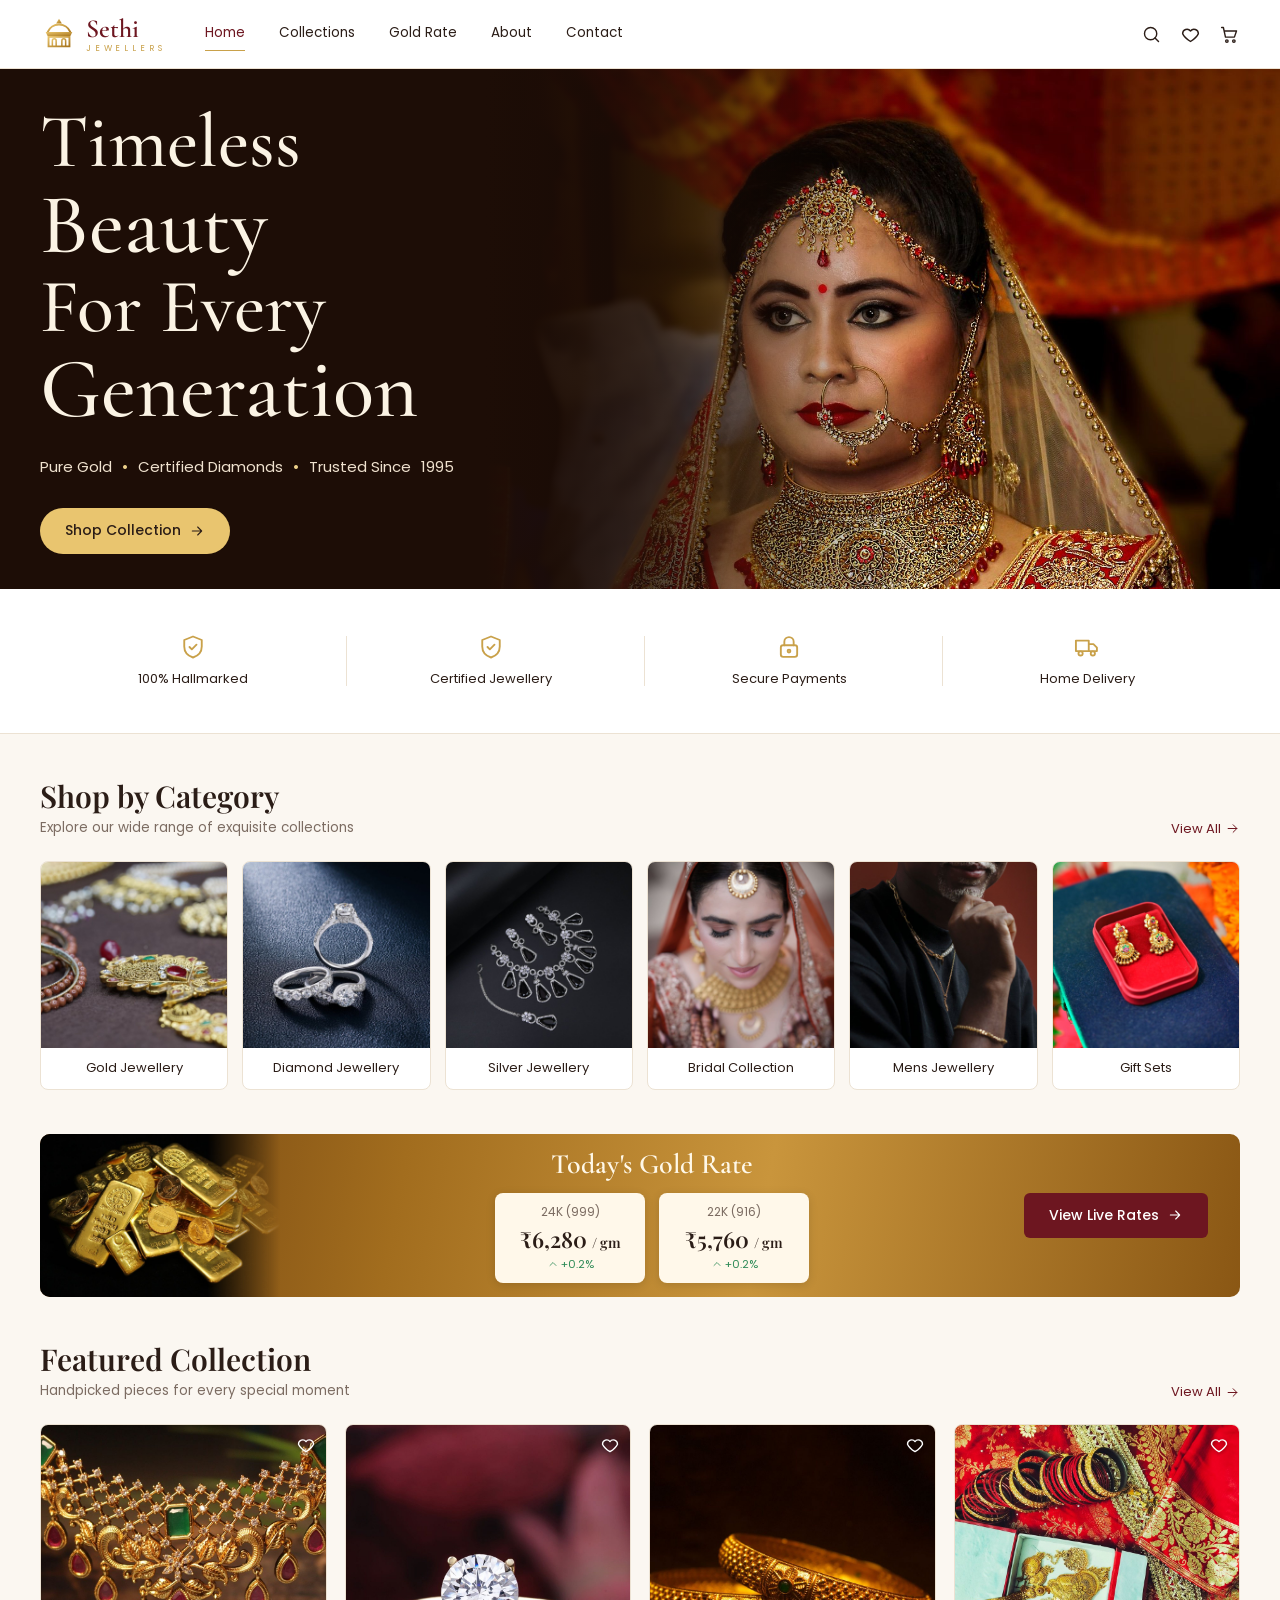
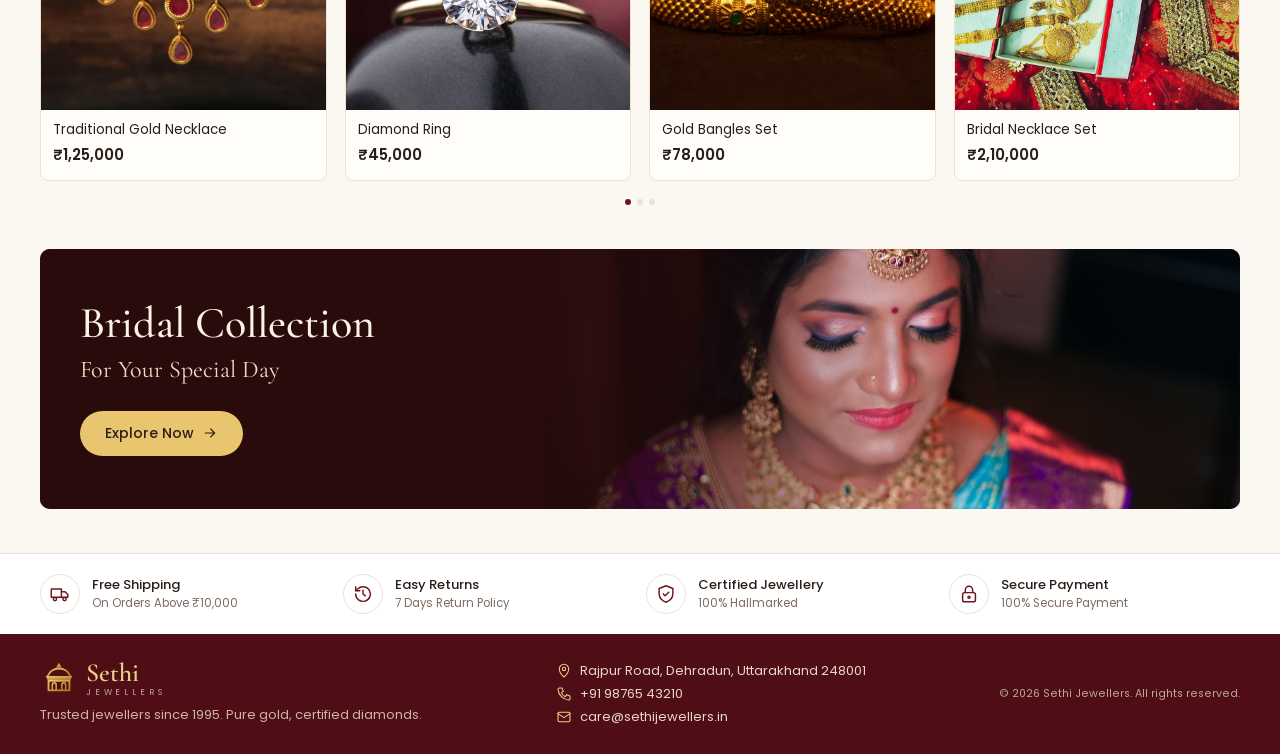
<file: index.html>
<!doctype html>
<html lang="en">
<head>
  <meta charset="utf-8">
  <meta name="viewport" content="width=device-width, initial-scale=1">
  <title>Sethi Jewellers | Timeless Gold &amp; Diamond Jewellery</title>
  <meta name="description" content="Pure gold, certified diamonds, trusted since 1995. Shop hallmarked necklaces, earrings, bangles and bridal jewellery.">
  <link rel="stylesheet" href="css/style.css">
</head>
<body>
  <header id="site-header"></header>

  <main>
    <section class="hero" style="padding:0">
      <div class="hero-img"><img src="images/hero.jpg" alt="Bride wearing a traditional gold necklace, nath and earrings"></div>
      <div class="container">
        <h1><span>Timeless</span><span class="big">Beauty</span><span>For Every</span><span class="big">Generation</span></h1>
        <p>Pure Gold <i>•</i> Certified Diamonds <i>•</i> Trusted Since <span id="since"></span></p>
        <a href="category.html" class="btn btn-gold">Shop Collection <span data-icon="arrow"></span></a>
      </div>
    </section>

    <div class="features" id="about">
      <div class="container">
        <div><span data-icon="shield"></span>100% Hallmarked</div>
        <div><span data-icon="shield"></span>Certified Jewellery</div>
        <div><span data-icon="lock"></span>Secure Payments</div>
        <div><span data-icon="truck"></span>Home Delivery</div>
      </div>
    </div>

    <section>
      <div class="container">
        <div class="sec-head">
          <div><h2>Shop by Category</h2><p>Explore our wide range of exquisite collections</p></div>
          <a class="link" href="category.html">View All <span data-icon="arrow"></span></a>
        </div>
        <div class="cat-grid" id="catGrid"></div>
      </div>
    </section>

    <section style="padding-top:0" id="gold-rate">
      <div class="container">
        <div class="gold-rate">
          <img src="images/gold-bars.jpg" alt="" aria-hidden="true">
          <div>
            <h3>Today's Gold Rate</h3>
            <div class="rates" id="rates"></div>
          </div>
          <a href="#gold-rate" class="btn btn-primary" id="liveRates">View Live Rates <span data-icon="arrow"></span></a>
        </div>
      </div>
    </section>

    <section style="padding-top:0">
      <div class="container">
        <div class="sec-head">
          <div><h2>Featured Collection</h2><p>Handpicked pieces for every special moment</p></div>
          <a class="link" href="category.html">View All <span data-icon="arrow"></span></a>
        </div>
        <div class="pgrid" id="featured"></div>
        <div class="dots"><i class="on"></i><i></i><i></i></div>
      </div>
    </section>

    <section style="padding-top:0">
      <div class="container">
        <div class="bridal">
          <img src="images/bridal.jpg" alt="Bride wearing traditional gold bridal jewellery">
          <div class="txt">
            <h2>Bridal Collection</h2>
            <p>For Your Special Day</p>
            <a href="category.html?cat=bridal" class="btn btn-gold">Explore Now <span data-icon="arrow"></span></a>
          </div>
        </div>
      </div>
    </section>
  </main>

  <div id="site-footer"></div>

  <script src="js/data.js"></script>
  <script src="js/app.js"></script>
  <script>
    $("#since").textContent = STORE.since;
    $("#catGrid").innerHTML = CATEGORIES.map((c) =>
      `<a class="cat-tile" href="category.html?cat=${c.id}"><img src="${c.img}" alt="${c.name}" loading="lazy"><span>${c.name}</span></a>`).join("");
    const r = STORE.goldRate;
    $("#rates").innerHTML = [["24K (999)", r.k24, r.change24], ["22K (916)", r.k22, r.change22]].map(([k, v, ch]) =>
      `<div class="rate"><small>${k}</small><b>${inr(v)} <em>/ gm</em></b><i>${icon("up")} +${ch}%</i></div>`).join("");
    $("#liveRates").onclick = (e) => { e.preventDefault(); toast(`Rates updated today · 24K ${inr(r.k24)}/gm`); };
    $("#featured").innerHTML = FEATURED.map((f) => productCard(findProduct(f.id), f)).join("");
    $$("[data-icon]").forEach((s) => (s.outerHTML = icon(s.dataset.icon)));
  </script>
</body>
</html>
</file>
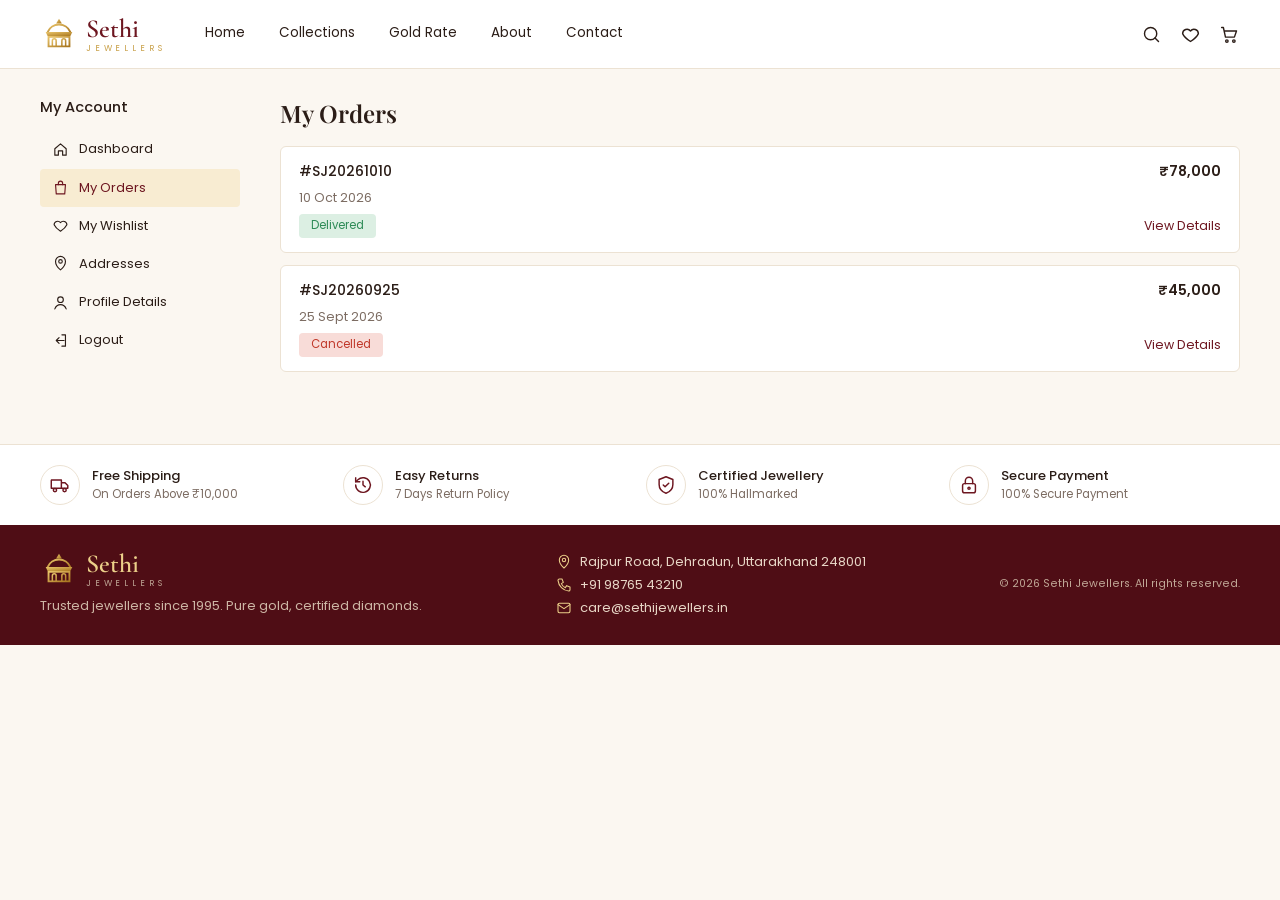
<file: account.html>
<!doctype html>
<html lang="en">
<head>
  <meta charset="utf-8">
  <meta name="viewport" content="width=device-width, initial-scale=1">
  <title>My Account | Sethi Jewellers</title>
  <link rel="stylesheet" href="css/style.css">
</head>
<body>
  <header id="site-header"></header>

  <main class="container">
    <div class="acct">
      <aside class="acct-side"><h3>My Account</h3><nav id="side"></nav></aside>

      <div>
        <div class="acct-pane" id="dashboard">
          <h1>Dashboard</h1>
          <p class="muted" style="margin-bottom:18px" id="hello"></p>
          <div class="stat-grid" id="stats"></div>
        </div>

        <div class="acct-pane" id="orders"><h1>My Orders</h1><div id="orderList"></div></div>

        <div class="acct-pane" id="wishlist"><h1>My Wishlist</h1><div class="pgrid cols-3" id="wishGrid"></div></div>

        <div class="acct-pane" id="addresses"><h1>Addresses</h1><div class="panel" id="addrBox"></div></div>

        <div class="acct-pane" id="profile">
          <h1>Profile Details</h1>
          <form class="panel" id="profForm">
            <div class="form-2">
              <div class="field"><label for="pName">Full Name</label><input id="pName"></div>
              <div class="field"><label for="pPhone">Phone Number</label><input id="pPhone" maxlength="10" inputmode="numeric"></div>
            </div>
            <button class="btn btn-primary btn-sm">Save Changes</button>
          </form>
        </div>
      </div>
    </div>
  </main>

  <div id="site-footer"></div>

  <script src="js/data.js"></script>
  <script src="js/app.js"></script>
  <script>
    // Sample history so the page isn't empty in the demo — set to [] for the live store
    const DEMO_ORDERS = [
      { id: "SJ20261010", date: "2026-10-10", items: [{ id: 3, qty: 1 }], total: 78000, status: "Delivered", method: "UPI" },
      { id: "SJ20260925", date: "2026-09-25", items: [{ id: 8, qty: 1 }], total: 45000, status: "Cancelled", method: "Card" },
    ];
    const orders = [...store.get("rj_orders", []), ...DEMO_ORDERS];
    const addr = store.get("rj_addr", null);

    const panes = [["dashboard", "home", "Dashboard"], ["orders", "bag", "My Orders"], ["wishlist", "heart", "My Wishlist"], ["addresses", "pin", "Addresses"], ["profile", "user", "Profile Details"]];
    $("#side").innerHTML = panes.map(([k, i, t]) => `<a href="#${k}" data-k="${k}">${icon(i)}${t}</a>`).join("") +
      `<a href="index.html" id="logout">${icon("logout")}Logout</a>`;
    function show() {
      const k = panes.some(([p]) => "#" + p === location.hash) ? location.hash.slice(1) : "orders";
      $$(".acct-pane, #side a").forEach((x) => x.classList.remove("active"));
      $("#" + k).classList.add("active");
      $(`#side [data-k=${k}]`).classList.add("active");
      if (k === "wishlist") renderWish();
    }
    addEventListener("hashchange", show);
    $("#logout").onclick = () => { try { localStorage.removeItem("rj_addr"); } catch {} };

    // Dashboard
    $("#hello").textContent = `Welcome back${addr && addr.name ? ", " + addr.name.split(" ")[0] : ""}!`;
    $("#stats").innerHTML = [[orders.length, "Total Orders"], [orders.filter((o) => o.status === "Processing").length, "In Progress"], [Wish.ids().length, "Wishlist Items"]]
      .map(([n, l]) => `<div class="stat"><b>${n}</b><small>${l}</small></div>`).join("");

    // Orders
    $("#orderList").innerHTML = orders.length ? orders.map((o, i) => `
      <div class="ocard">
        <b>#${o.id}</b><span class="amt">${inr(o.total)}</span>
        <span class="date">${fmtDate(o.date)}</span><span></span>
        <span class="badge b-${o.status.toLowerCase()}">${o.status}</span>
        <button class="view" data-o="${i}">View Details</button>
        <div class="details" hidden>
          ${o.items.map((it) => { const p = findProduct(it.id);
            return `<div class="mini-item"><img src="${p.img}" alt=""><div>${p.name}${it.qty > 1 ? " × " + it.qty : ""}<br><small class="muted">${itemSpec(it, p)}</small></div></div>`; }).join("")}
          <p class="muted" style="font-size:12.5px">Paid via ${o.method}${o.addr ? ` · Deliver to ${o.addr.city}, ${o.addr.state} ${o.addr.pin}` : ""}</p>
        </div>
      </div>`).join("") : `<div class="empty"><h3>No orders yet</h3><br><a href="category.html" class="btn btn-primary">Start Shopping</a></div>`;
    $("#orderList").onclick = (e) => {
      const b = e.target.closest("[data-o]"); if (!b) return;
      const d = b.parentElement.querySelector(".details"); d.hidden = !d.hidden;
      b.textContent = d.hidden ? "View Details" : "Hide Details";
    };

    // Wishlist
    function renderWish() {
      const ids = Wish.ids();
      $("#wishGrid").innerHTML = ids.length ? ids.map((id) => productCard(findProduct(id))).join("")
        : `<div class="empty" style="grid-column:1/-1"><h3>Your wishlist is empty</h3><p class="muted">Tap the ♡ on any product to save it here.</p></div>`;
    }

    // Addresses & profile
    $("#addrBox").innerHTML = addr && addr.line
      ? `<b style="font-weight:500">${addr.name}</b><p class="muted" style="margin:4px 0 14px">${addr.line}, ${addr.city}, ${addr.state} – ${addr.pin}<br>Phone: ${addr.phone}</p><a href="checkout.html" class="btn btn-soft btn-sm">Edit</a>`
      : `<p class="muted">No saved address yet. Tick “Use as default address” at checkout to save one.</p>`;
    if (addr) { $("#pName").value = addr.name || ""; $("#pPhone").value = addr.phone || ""; }
    $("#profForm").onsubmit = (e) => {
      e.preventDefault();
      store.set("rj_addr", { ...(store.get("rj_addr", {}) || {}), name: $("#pName").value.trim(), phone: $("#pPhone").value.trim() });
      toast("Profile saved");
    };

    show();
  </script>
</body>
</html>
</file>
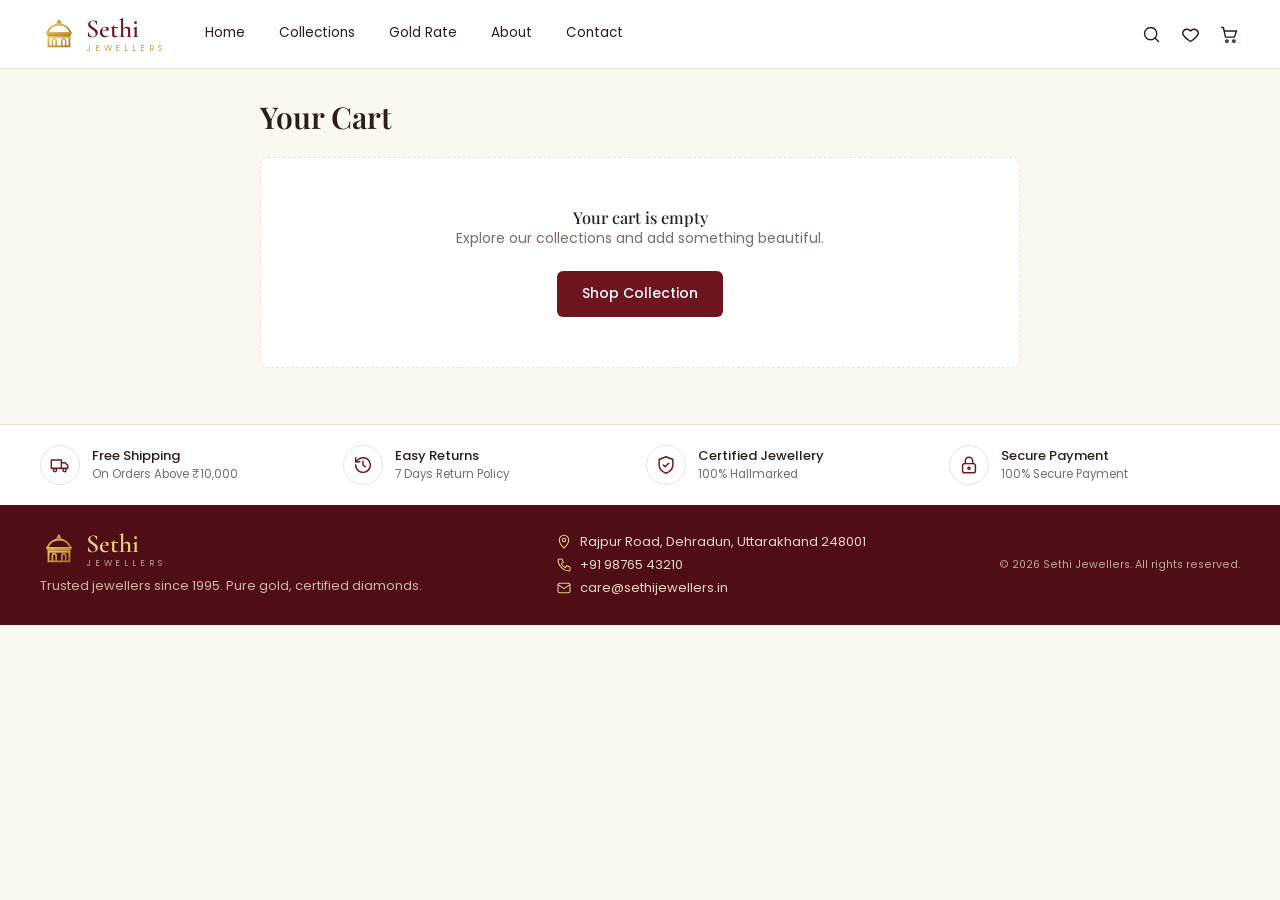
<file: cart.html>
<!doctype html>
<html lang="en">
<head>
  <meta charset="utf-8">
  <meta name="viewport" content="width=device-width, initial-scale=1">
  <title>Your Cart | Sethi Jewellers</title>
  <link rel="stylesheet" href="css/style.css">
</head>
<body>
  <header id="site-header"></header>

  <main class="container narrow" id="cart"></main>

  <div id="site-footer"></div>

  <script src="js/data.js"></script>
  <script src="js/app.js"></script>
  <script>
    function render() {
      const items = Cart.items();
      if (!items.length) {
        $("#cart").innerHTML = `<div class="cart-head"><h1>Your Cart</h1></div>
          <div class="empty" style="margin-bottom:56px"><h3>Your cart is empty</h3><p class="muted">Explore our collections and add something beautiful.</p><br>
          <a href="category.html" class="btn btn-primary">Shop Collection</a></div>`;
        return;
      }
      const n = Cart.count();
      $("#cart").innerHTML = `
        <div class="cart-head"><h1>Your Cart <small>(${n} item${n > 1 ? "s" : ""})</small></h1><button id="clear">Clear Cart</button></div>
        ${items.map((it, i) => { const p = findProduct(it.id);
          return `<div class="citem ${it.selected === false ? "off" : ""}">
            <input type="checkbox" data-sel="${i}" ${it.selected === false ? "" : "checked"} aria-label="Include ${p.name}">
            <a href="product.html?id=${p.id}" class="thumb"><img src="${p.img}" alt="${p.name}"></a>
            <div>
              <h4>${p.name}</h4>
              <small>${itemSpec(it, p)}</small><br>
              <div class="qty sm"><button data-q="${i}" data-d="-1" aria-label="Decrease">−</button><input value="${it.qty}" readonly aria-label="Quantity"><button data-q="${i}" data-d="1" aria-label="Increase">+</button></div>
            </div>
            <div class="right"><button class="x" data-r="${i}" aria-label="Remove ${p.name}">${icon("close")}</button><b>${inr(linePrice(it))}</b></div>
          </div>`; }).join("")}
        <div class="price-box">
          <h3>Price Details</h3>
          ${priceLines()}
          <a href="checkout.html" class="btn btn-primary btn-block" id="toCheckout">Proceed to Checkout</a>
        </div>`;
    }

    $("#cart").addEventListener("click", (e) => {
      const q = e.target.closest("[data-q]"), r = e.target.closest("[data-r]");
      if (q) { const i = +q.dataset.q; Cart.update(i, { qty: Math.max(1, Math.min(10, Cart.items()[i].qty + +q.dataset.d)) }); render(); }
      if (r) { Cart.remove(+r.dataset.r); render(); }
      if (e.target.id === "clear" && confirm("Remove all items from your cart?")) { Cart.clear(); render(); }
      if (e.target.id === "toCheckout" && !Cart.selected().length) { e.preventDefault(); toast("Select at least one item"); }
    });
    $("#cart").addEventListener("change", (e) => {
      const s = e.target.closest("[data-sel]");
      if (s) { Cart.update(+s.dataset.sel, { selected: s.checked }); render(); }
    });
    render();
  </script>
</body>
</html>
</file>
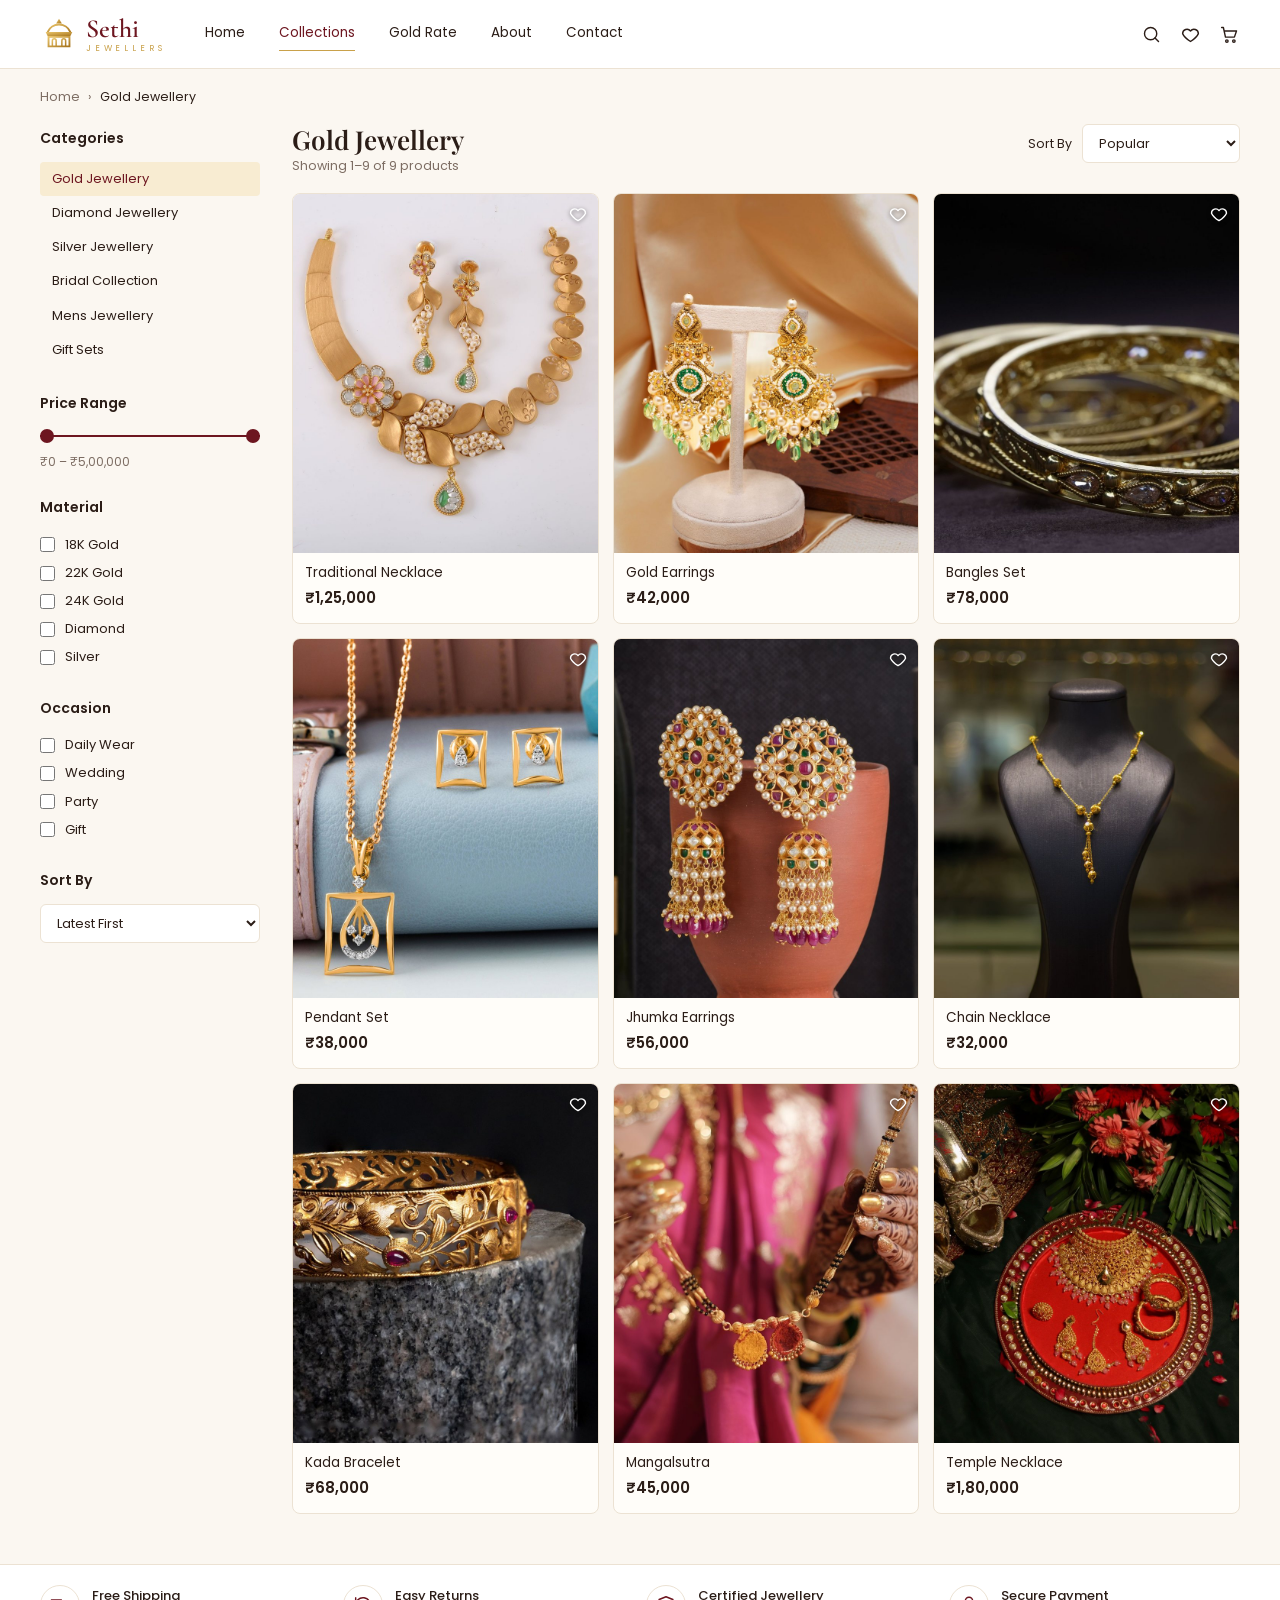
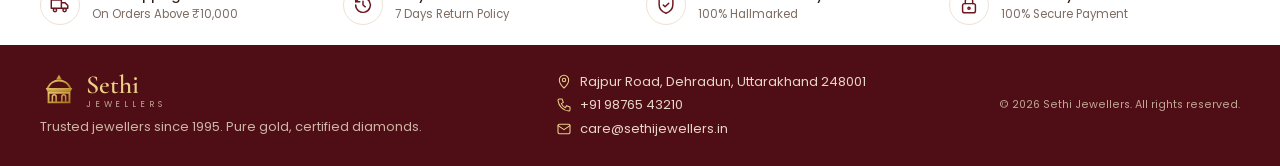
<file: category.html>
<!doctype html>
<html lang="en">
<head>
  <meta charset="utf-8">
  <meta name="viewport" content="width=device-width, initial-scale=1">
  <title>Collections | Sethi Jewellers</title>
  <link rel="stylesheet" href="css/style.css">
</head>
<body>
  <header id="site-header"></header>

  <main class="container">
    <div class="crumbs"><a href="index.html">Home</a> <span>›</span> <b id="crumb">Gold Jewellery</b></div>

    <div class="shop">
      <aside class="filters" id="filters">
        <div class="fgroup"><h4>Categories</h4><div class="fcats" id="fCats"></div></div>

        <div class="fgroup">
          <h4>Price Range</h4>
          <div class="range">
            <div class="track"></div><div class="fill" id="fill"></div>
            <input type="range" id="pMin" min="0" max="500000" step="5000" value="0" aria-label="Minimum price">
            <input type="range" id="pMax" min="0" max="500000" step="5000" value="500000" aria-label="Maximum price">
          </div>
          <div class="range-vals" id="pVals"></div>
        </div>

        <div class="fgroup"><h4>Material</h4><div id="fMat"></div></div>

        <div class="fgroup">
          <h4>Occasion</h4>
          <label><input type="checkbox" name="occ" value="daily"> Daily Wear</label>
          <label><input type="checkbox" name="occ" value="wedding"> Wedding</label>
          <label><input type="checkbox" name="occ" value="party"> Party</label>
          <label><input type="checkbox" name="occ" value="gift"> Gift</label>
        </div>

        <div class="fgroup">
          <h4>Sort By</h4>
          <select class="select" id="sort2" aria-label="Sort by" style="width:100%">
            <option value="latest">Latest First</option>
            <option value="popular">Popular</option>
            <option value="low">Price: Low to High</option>
            <option value="high">Price: High to Low</option>
          </select>
        </div>
      </aside>

      <div>
        <div class="shop-head">
          <div><h1 id="title">Gold Jewellery</h1><p id="count"></p></div>
          <div style="display:flex;gap:10px;align-items:center">
            <button class="btn btn-soft btn-sm filter-toggle" id="fToggle">Filters</button>
            <label>Sort By
              <select class="select" id="sort" aria-label="Sort by">
                <option value="popular">Popular</option>
                <option value="latest">Latest First</option>
                <option value="low">Price: Low to High</option>
                <option value="high">Price: High to Low</option>
              </select>
            </label>
          </div>
        </div>
        <div class="pgrid cols-3" id="grid"></div>
      </div>
    </div>
  </main>

  <div id="site-footer"></div>

  <script src="js/data.js"></script>
  <script src="js/app.js"></script>
  <script>
    const cat = qs("cat") || (qs("q") ? null : "gold");
    const q = (qs("q") || "").trim().toLowerCase();
    const c = CATEGORIES.find((x) => x.id === cat);
    const title = q ? `Results for “${qs("q")}”` : c ? c.name : "All Jewellery";
    $("#title").textContent = $("#crumb").textContent = title;
    document.title = `${title} | ${STORE.name}`;

    $("#fCats").innerHTML = CATEGORIES.map((x) => `<a href="category.html?cat=${x.id}" class="${x.id === cat ? "active" : ""}">${x.name}</a>`).join("");
    $("#fMat").innerHTML = ["18K", "22K", "24K", "Diamond", "Silver"].map((m) =>
      `<label><input type="checkbox" name="mat" value="${m}"> ${MATERIAL_LABEL[m]}</label>`).join("");

    const pMin = $("#pMin"), pMax = $("#pMax");
    function render() {
      if (+pMin.value > +pMax.value) [pMin.value, pMax.value] = [pMax.value, pMin.value];
      const lo = +pMin.value, hi = +pMax.value;
      $("#fill").style.cssText = `left:${(lo / 500000) * 100}%;right:${100 - (hi / 500000) * 100}%`;
      $("#pVals").textContent = `${inr(lo)} – ${inr(hi)}`;
      const mats = $$("input[name=mat]:checked").map((i) => i.value);
      const occ = $$("input[name=occ]:checked").map((i) => i.value);
      const list = PRODUCTS.filter((p) =>
        (q ? (p.name + " " + p.cat).toLowerCase().includes(q) : p.cat === cat) &&
        p.price >= lo && p.price <= hi &&
        (!mats.length || mats.includes(p.material)) &&
        (!occ.length || occ.some((o) => p.occasion.includes(o))));
      const s = $("#sort").value;
      list.sort({ popular: (a, b) => a.id - b.id, latest: (a, b) => b.id - a.id, low: (a, b) => a.price - b.price, high: (a, b) => b.price - a.price }[s]);
      $("#count").textContent = list.length ? `Showing 1–${list.length} of ${list.length} products` : "No products found";
      $("#grid").innerHTML = list.length ? list.map((p) => productCard(p)).join("")
        : `<div class="empty" style="grid-column:1/-1"><h3>No products match</h3><p class="muted">Try clearing a filter or widening the price range.</p></div>`;
    }

    $("#filters").addEventListener("input", (e) => { if (e.target.id === "sort2") $("#sort").value = e.target.value; render(); });
    $("#sort").addEventListener("change", (e) => { $("#sort2").value = e.target.value; render(); });
    $("#fToggle").onclick = () => $("#filters").classList.toggle("open");
    render();
  </script>
</body>
</html>
</file>
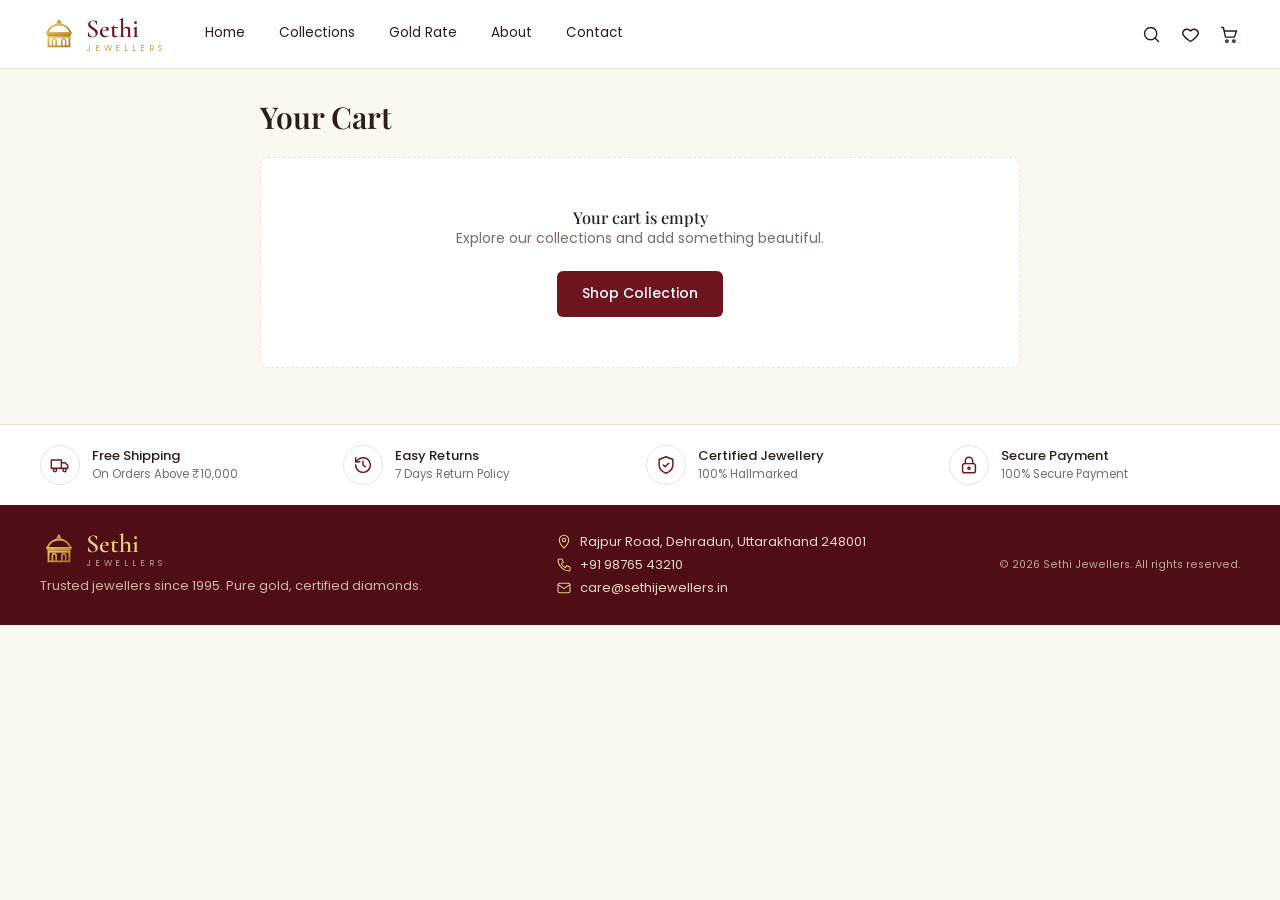
<file: checkout.html>
<!doctype html>
<html lang="en">
<head>
  <meta charset="utf-8">
  <meta name="viewport" content="width=device-width, initial-scale=1">
  <title>Checkout | Sethi Jewellers</title>
  <link rel="stylesheet" href="css/style.css">
</head>
<body>
  <header id="site-header"></header>

  <main class="container" style="max-width:980px">
    <div id="stepper"></div>

    <form id="addrForm" novalidate>
      <div class="checkout">
        <div>
          <h2>Delivery Address</h2>
          <div class="field"><label for="name">Full Name</label><input id="name" placeholder="Enter your full name" autocomplete="name" required><span class="msg">Please enter your full name</span></div>
          <div class="field"><label for="phone">Phone Number</label><input id="phone" type="tel" placeholder="Enter phone number" maxlength="10" pattern="[6-9][0-9]{9}" autocomplete="tel-national" required><span class="msg">Enter a valid 10-digit mobile number</span></div>
          <div class="field"><label for="pin">Pincode</label><input id="pin" placeholder="Enter pincode" maxlength="6" pattern="[1-9][0-9]{5}" inputmode="numeric" autocomplete="postal-code" required><span class="msg">Enter a valid 6-digit pincode</span></div>
          <div class="field"><label for="line">Address</label><input id="line" placeholder="House no., building, area" autocomplete="street-address" required><span class="msg">Please enter your address</span></div>
          <div class="field"><label for="city">City</label><input id="city" placeholder="Enter city" autocomplete="address-level2" required><span class="msg">Please enter your city</span></div>
          <div class="field"><label for="state">State</label><select id="state" required><option value="">Select state</option></select><span class="msg">Please select your state</span></div>
        </div>

        <div>
          <h2>Order Summary</h2>
          <div class="mini-list" id="mini"></div>
          <div id="sum"></div>
          <label class="default-addr"><input type="checkbox" id="saveAddr" checked> Use as default address</label>
        </div>
      </div>
      <button class="btn btn-primary btn-block checkout-cta">Continue to Payment</button>
    </form>
  </main>

  <div id="site-footer"></div>

  <script src="js/data.js"></script>
  <script src="js/app.js"></script>
  <script>
    if (!Cart.selected().length) location.replace("cart.html");
    $("#stepper").innerHTML = stepper(1).replace('class="stepper"', 'class="stepper inline"');
    $("#state").innerHTML += ["Andhra Pradesh", "Assam", "Bihar", "Chhattisgarh", "Delhi", "Goa", "Gujarat", "Haryana", "Himachal Pradesh", "Jharkhand", "Karnataka", "Kerala", "Madhya Pradesh", "Maharashtra", "Odisha", "Punjab", "Rajasthan", "Tamil Nadu", "Telangana", "Uttar Pradesh", "Uttarakhand", "West Bengal"]
      .map((s) => `<option>${s}</option>`).join("");
    $("#mini").innerHTML = Cart.selected().map((it) => { const p = findProduct(it.id);
      return `<div class="mini-item"><img src="${p.img}" alt=""><div>${p.name}${it.qty > 1 ? ` × ${it.qty}` : ""}<b>${inr(linePrice(it))}</b></div></div>`; }).join("");
    $("#sum").innerHTML = priceLines();

    const saved = store.get("rj_addr", null);
    if (saved) ["name", "phone", "pin", "line", "city", "state"].forEach((k) => saved[k] && ($("#" + k).value = saved[k]));

    const form = $("#addrForm");
    form.addEventListener("input", (e) => e.target.closest(".field")?.classList.toggle("err", !e.target.checkValidity()));
    form.onsubmit = (e) => {
      e.preventDefault();
      const bad = $$("input[required], select[required]", form).filter((el) => !el.checkValidity());
      $$(".field", form).forEach((f) => f.classList.remove("err"));
      bad.forEach((el) => el.closest(".field").classList.add("err"));
      if (bad.length) { bad[0].focus(); return; }
      const addr = {};
      ["name", "phone", "pin", "line", "city", "state"].forEach((k) => (addr[k] = $("#" + k).value.trim()));
      store.set("rj_checkout_addr", addr);
      if ($("#saveAddr").checked) store.set("rj_addr", addr);
      location.href = "payment.html";
    };
  </script>
</body>
</html>
</file>
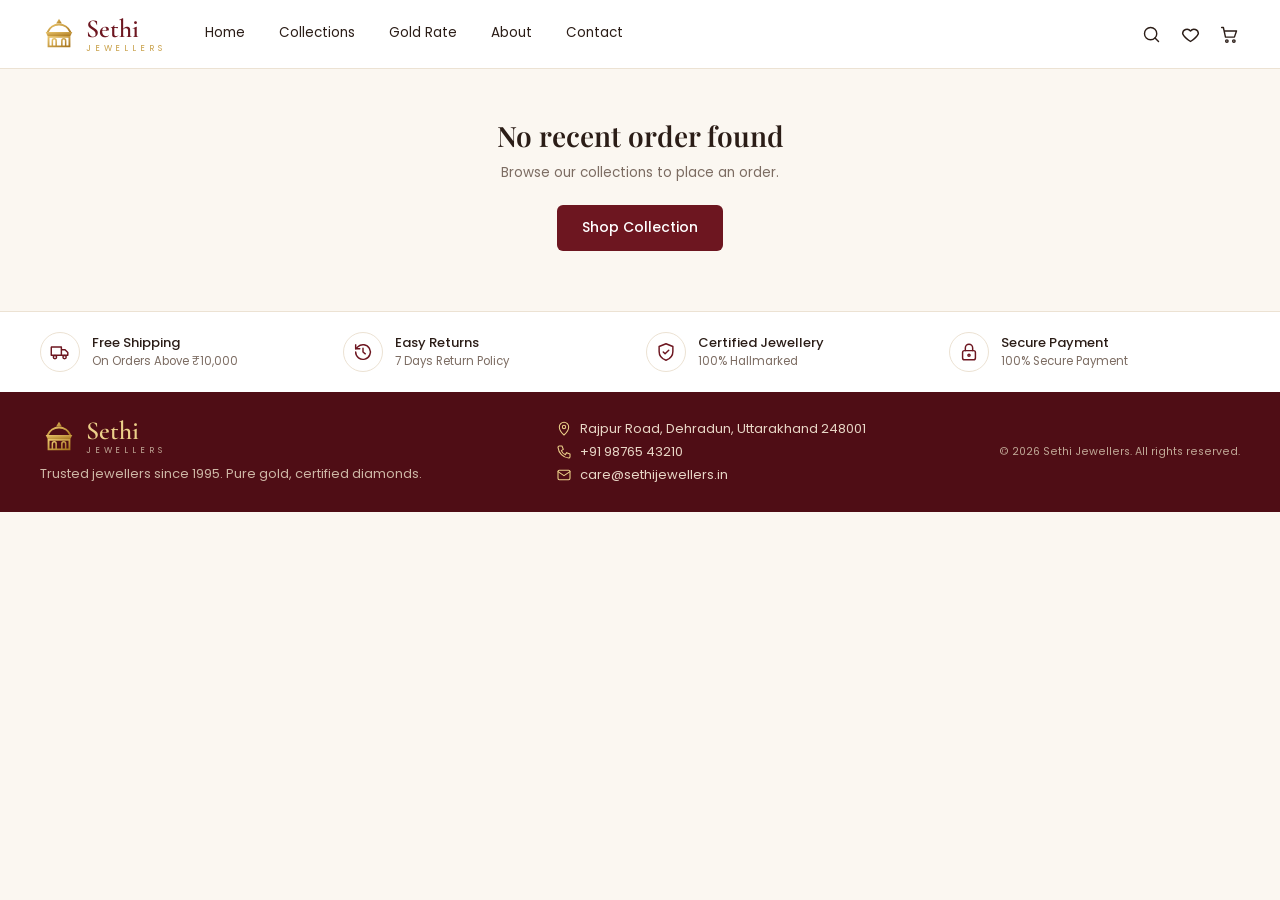
<file: order-success.html>
<!doctype html>
<html lang="en">
<head>
  <meta charset="utf-8">
  <meta name="viewport" content="width=device-width, initial-scale=1">
  <title>Order Placed | Sethi Jewellers</title>
  <link rel="stylesheet" href="css/style.css">
</head>
<body>
  <header id="site-header"></header>

  <main class="container narrow" style="max-width:520px">
    <div class="success" id="success"></div>
  </main>

  <div id="site-footer"></div>

  <script src="js/data.js"></script>
  <script src="js/app.js"></script>
  <script>
    const orders = store.get("rj_orders", []);
    const o = orders.find((x) => x.id === qs("id")) || orders[0];
    $("#success").innerHTML = !o
      ? `<h1>No recent order found</h1><p>Browse our collections to place an order.</p><br><a href="category.html" class="btn btn-primary">Shop Collection</a>`
      : `<div class="tick">${icon("check")}</div>
        <h1>Order Placed Successfully!</h1>
        <p>Thank you for shopping with ${STORE.name}.<br>Your order has been received and will be processed soon.</p>
        <div class="order-kv">
          <div><span>Order ID</span><b>#${o.id}</b></div>
          <div><span>Order Date</span><b>${fmtDate(o.date)}</b></div>
          <div><span>Total Amount</span><b>${inr(o.total)}</b></div>
          <div><span>Payment Method</span><b>${o.method}</b></div>
          <div><span>Estimated Delivery</span><b>5–7 Business Days</b></div>
        </div>
        <a href="account.html#orders" class="btn btn-primary btn-block">Track Your Order</a>
        <a href="index.html" class="text-link">Continue Shopping</a>`;
  </script>
</body>
</html>
</file>
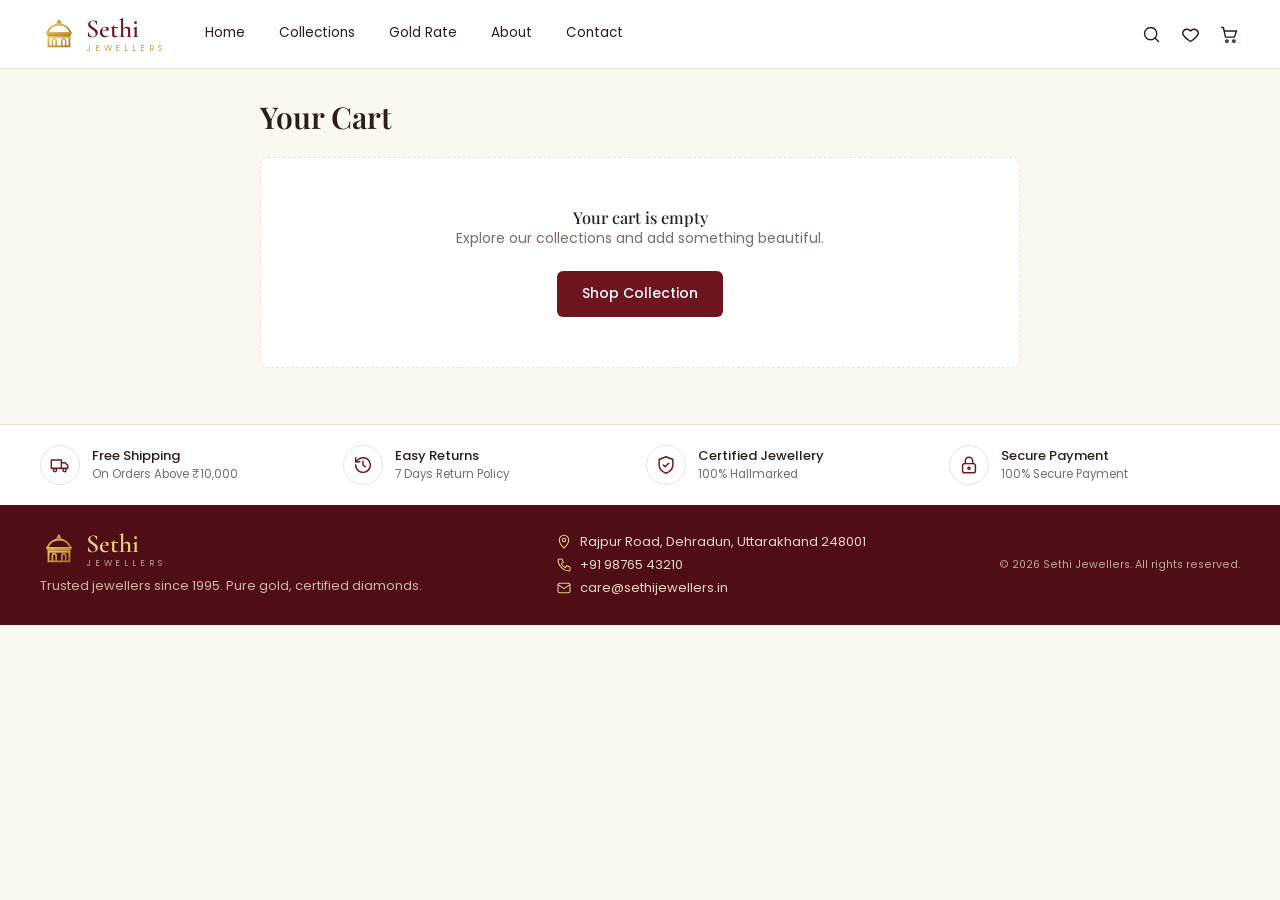
<file: payment.html>
<!doctype html>
<html lang="en">
<head>
  <meta charset="utf-8">
  <meta name="viewport" content="width=device-width, initial-scale=1">
  <title>Payment | Sethi Jewellers</title>
  <link rel="stylesheet" href="css/style.css">
</head>
<body>
  <header id="site-header"></header>

  <main class="container narrow" style="max-width:560px">
    <div id="stepper"></div>

    <h2 class="pay-title">Choose Payment Method</h2>
    <form id="payForm">
      <label class="pay-opt"><input type="radio" name="pm" value="UPI" checked> UPI (GPay, PhonePe, Paytm)
        <span class="logos"><i style="color:#4285f4">G Pay</i><i style="color:#5f259f">PhonePe</i><i style="color:#00baf2">Paytm</i></span></label>
      <div class="pay-extra"><div class="field"><label for="vpa">UPI ID</label><input id="vpa" placeholder="yourname@upi"></div></div>

      <label class="pay-opt"><input type="radio" name="pm" value="Card"> Credit / Debit Card
        <span class="logos"><i style="color:#1a1f71">VISA</i><i style="color:#eb001b">MC</i><i style="color:#0b6b3a">RuPay</i></span></label>
      <div class="pay-extra">
        <div class="field"><label for="cno">Card Number</label><input id="cno" placeholder="1234 5678 9012 3456" inputmode="numeric" maxlength="19"></div>
        <div class="row">
          <div class="field"><label for="cexp">Expiry</label><input id="cexp" placeholder="MM / YY" maxlength="7"></div>
          <div class="field"><label for="ccvv">CVV</label><input id="ccvv" type="password" placeholder="•••" maxlength="4" inputmode="numeric"></div>
        </div>
      </div>

      <label class="pay-opt"><input type="radio" name="pm" value="Net Banking"> Net Banking</label>
      <div class="pay-extra"><div class="field"><label for="bank">Select Bank</label>
        <select id="bank"><option>State Bank of India</option><option>HDFC Bank</option><option>ICICI Bank</option><option>Axis Bank</option><option>Kotak Mahindra Bank</option><option>Punjab National Bank</option></select></div></div>

      <label class="pay-opt"><input type="radio" name="pm" value="Cash on Delivery"> Cash on Delivery (COD)</label>
      <div class="pay-extra"><p class="muted" style="font-size:12.5px">Pay in cash or via UPI when your order is delivered.</p></div>

      <div class="secure-box"><span data-icon="lock"></span><div><b>100% Secure Payment</b><small>Your payment information is safe with us.</small></div></div>

      <button class="btn btn-primary btn-block" id="payBtn" style="margin-bottom:60px"></button>
    </form>
  </main>

  <div id="site-footer"></div>

  <script src="js/data.js"></script>
  <script src="js/app.js"></script>
  <script>
    const addr = store.get("rj_checkout_addr", null);
    if (!Cart.selected().length) location.replace("cart.html");
    else if (!addr) location.replace("checkout.html");

    $("#stepper").innerHTML = stepper(2);
    $$("[data-icon]").forEach((s) => (s.outerHTML = icon(s.dataset.icon)));
    const t = Cart.totals();
    const method = () => $("input[name=pm]:checked").value;
    const label = () => (method() === "Cash on Delivery" ? "Place Order" : `Pay ${inr(t.total)}`);
    $("#payBtn").textContent = label();
    $("#payForm").addEventListener("change", () => ($("#payBtn").textContent = label()));

    $("#cno").oninput = (e) => (e.target.value = e.target.value.replace(/\D/g, "").slice(0, 16).replace(/(.{4})(?=.)/g, "$1 "));
    $("#cexp").oninput = (e) => { const v = e.target.value.replace(/\D/g, "").slice(0, 4); e.target.value = v.length > 2 ? v.slice(0, 2) + " / " + v.slice(2) : v; };
    $("#ccvv").oninput = (e) => (e.target.value = e.target.value.replace(/\D/g, ""));

    $("#payForm").onsubmit = (e) => {
      e.preventDefault();
      const m = method();
      if (m === "UPI" && $("#vpa").value && !/^[\w.-]{2,}@[a-zA-Z]{2,}$/.test($("#vpa").value.trim())) return toast("Enter a valid UPI ID");
      if (m === "Card") {
        const [mm, yy] = $("#cexp").value.split(" / ").map(Number);
        if ($("#cno").value.replace(/\s/g, "").length < 15) return toast("Enter a valid card number");
        if (!(mm >= 1 && mm <= 12 && yy >= 0)) return toast("Enter a valid expiry date");
        if ($("#ccvv").value.length < 3) return toast("Enter your CVV");
      }
      const btn = $("#payBtn"); btn.disabled = true; btn.textContent = "Processing…";
      const d = new Date(), pad = (n) => String(n).padStart(2, "0");
      const order = {
        id: `SJ${d.getFullYear()}${pad(d.getMonth() + 1)}${pad(d.getDate())}${Math.floor(Math.random() * 900 + 100)}`,
        date: d.toISOString(),
        items: Cart.selected().map(({ id, qty, weight, purity }) => ({ id, qty, weight, purity })),
        total: t.total, method: m === "Card" ? "Card" : m, addr, status: "Processing",
      };
      store.set("rj_orders", [order, ...store.get("rj_orders", [])]);
      setTimeout(() => {
        Cart.save(Cart.items().filter((i) => i.selected === false)); // keep only items left unticked in the cart
        location.href = "order-success.html?id=" + order.id;
      }, 1200);
    };
  </script>
</body>
</html>
</file>
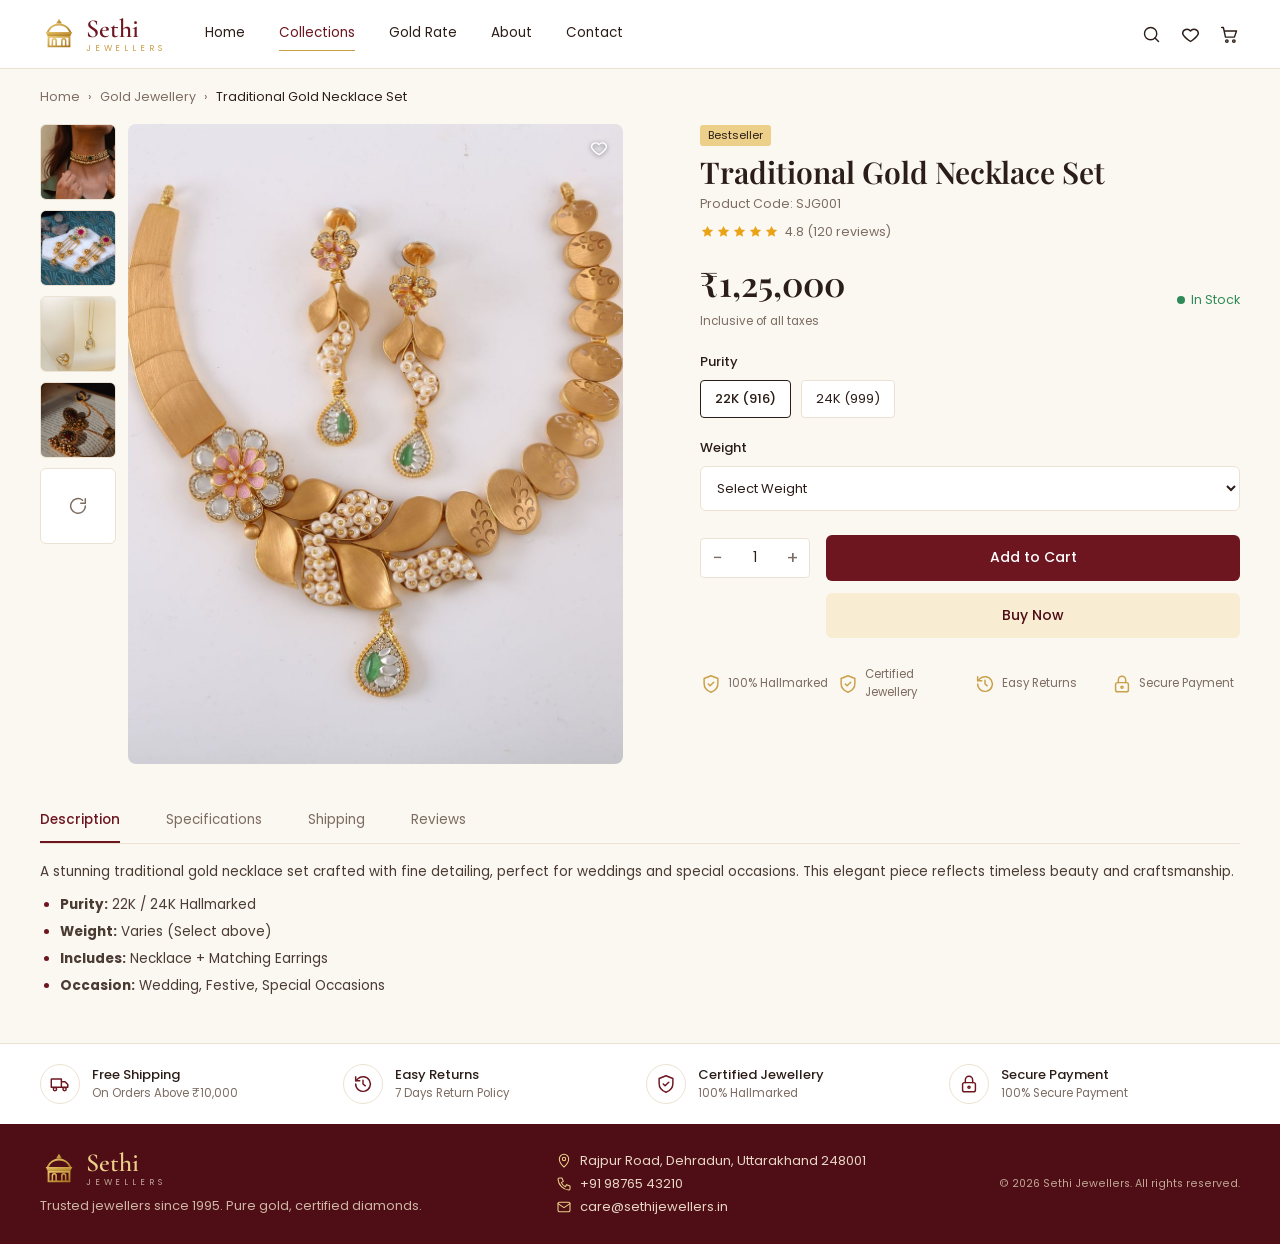
<file: product.html>
<!doctype html>
<html lang="en">
<head>
  <meta charset="utf-8">
  <meta name="viewport" content="width=device-width, initial-scale=1">
  <title>Product | Sethi Jewellers</title>
  <link rel="stylesheet" href="css/style.css">
</head>
<body>
  <header id="site-header"></header>

  <main class="container" id="pdp"></main>

  <div id="site-footer"></div>

  <script src="js/data.js"></script>
  <script src="js/app.js"></script>
  <script>
    const p = findProduct(qs("id")) || PRODUCTS[0];
    const c = CATEGORIES.find((x) => x.id === p.cat);
    const gallery = p.gallery || [p.img];
    const isGold = /K$/.test(p.material);
    const weights = p.weights || [p.weight];
    document.title = `${p.name} | ${STORE.name}`;

    $("#pdp").innerHTML = `
      <div class="crumbs"><a href="index.html">Home</a> <span>›</span> <a href="category.html?cat=${p.cat}">${c.name}</a> <span>›</span> <b>${p.name}</b></div>
      <div class="pdp">
        <div class="gallery">
          <div class="thumbs">
            ${gallery.slice(1).concat(gallery.length === 1 ? gallery : []).slice(0, 4).map((src, i) =>
              `<button data-src="${src}" aria-label="View image ${i + 1}"><img src="${src}" alt=""></button>`).join("")}
            <button aria-label="360° view" id="view360">${icon("rotate")}</button>
          </div>
          <div class="main-img">
            <img src="${gallery[0]}" alt="${p.name}" id="mainImg">
            <button class="wish ${Wish.has(p.id) ? "on" : ""}" data-wish="${p.id}" aria-label="Add to wishlist">${icon("heart")}</button>
          </div>
        </div>

        <div class="pinfo">
          ${p.badge ? `<span class="tag">${p.badge}</span>` : ""}
          <h1>${p.name}</h1>
          <div class="code">Product Code: ${p.code}</div>
          <div class="rating">${starRow(p.rating)} ${p.rating} (${p.reviews} reviews)</div>
          <div class="price-line"><b id="price">${inr(p.price)}</b><span class="stock">In Stock</span></div>
          <small class="muted">Inclusive of all taxes</small>

          ${isGold ? `<div class="opt"><h4>Purity</h4><div class="chips" id="purity">
            <button class="chip ${p.material !== "24K" ? "active" : ""}" data-v="22K">22K (916)</button>
            <button class="chip ${p.material === "24K" ? "active" : ""}" data-v="24K">24K (999)</button></div></div>` : ""}

          <div class="opt"><h4>Weight</h4>
            <select class="select" id="weight" aria-label="Weight">
              <option value="">Select Weight</option>
              ${weights.map((w) => `<option value="${w}">${w} grams</option>`).join("")}
            </select>
          </div>

          <div class="buy-grid">
            <div class="qty"><button id="minus" aria-label="Decrease">−</button><input id="qty" value="1" inputmode="numeric" aria-label="Quantity"><button id="plus" aria-label="Increase">+</button></div>
            <button class="btn btn-primary" id="addCart">Add to Cart</button>
            <button class="btn btn-soft" id="buyNow">Buy Now</button>
          </div>

          <div class="trust-row">
            <div>${icon("shield")}100% Hallmarked</div>
            <div>${icon("shield")}Certified Jewellery</div>
            <div>${icon("returns")}Easy Returns</div>
            <div>${icon("lock")}Secure Payment</div>
          </div>
        </div>
      </div>

      <div class="tabs">
        <div class="tab-btns">
          <button class="active" data-t="desc">Description</button>
          <button data-t="spec">Specifications</button>
          <button data-t="ship">Shipping</button>
          <button data-t="rev">Reviews</button>
        </div>
        <div class="tab-pane active" id="t-desc">
          <p>A stunning ${p.name.toLowerCase()} crafted with fine detailing, perfect for weddings and special occasions. This elegant piece reflects timeless beauty and craftsmanship.</p>
          <ul>
            <li><b>Purity:</b> ${isGold ? "22K / 24K Hallmarked" : p.material}</li>
            <li><b>Weight:</b> ${weights.length > 1 ? "Varies (Select above)" : p.weight + " grams"}</li>
            ${p.includes ? `<li><b>Includes:</b> ${p.includes}</li>` : ""}
            <li><b>Occasion:</b> ${p.occasion.map((o) => ({ daily: "Daily Wear", wedding: "Wedding", party: "Festive", gift: "Gifting" })[o]).join(", ")}, Special Occasions</li>
          </ul>
        </div>
        <div class="tab-pane" id="t-spec">
          <table class="spec">
            <tr><td>Product Code</td><td>${p.code}</td></tr>
            <tr><td>Material</td><td>${MATERIAL_LABEL[p.material]}</td></tr>
            <tr><td>Weight</td><td>${weights.join(" / ")} grams</td></tr>
            <tr><td>Certification</td><td>BIS Hallmark (HUID)</td></tr>
            <tr><td>Category</td><td>${c.name}</td></tr>
          </table>
        </div>
        <div class="tab-pane" id="t-ship">
          <ul>
            <li>Free insured shipping on orders above ₹10,000</li>
            <li>Dispatched within 2 business days, delivered in 5–7 business days</li>
            <li>Tamper-proof packaging with certificate of authenticity</li>
            <li>Easy 7-day returns on unused items with original tags</li>
          </ul>
        </div>
        <div class="tab-pane" id="t-rev">
          ${[["Priya S.", 5, "Absolutely stunning! The finish is even better than the photos."], ["Anjali K.", 5, "Bought it for my wedding. Beautiful craftsmanship and quick delivery."], ["Rahul M.", 4, "Gifted it to my mother and she loved it. Premium packaging."]]
            .map(([n, r, t]) => `<div class="review">${starRow(r)} <b style="font-weight:500;margin-left:6px">${n}</b><p class="muted" style="margin-top:4px">${t}</p></div>`).join("")}
        </div>
      </div>`;

    let purity = isGold ? (p.material === "24K" ? "24K" : "22K") : null;
    const qty = $("#qty");
    $("#minus").onclick = () => (qty.value = Math.max(1, (+qty.value || 1) - 1));
    $("#plus").onclick = () => (qty.value = Math.min(10, (+qty.value || 1) + 1));
    $$(".thumbs [data-src]").forEach((b) => b.onclick = () => {
      $$(".thumbs button").forEach((x) => x.classList.remove("active"));
      b.classList.add("active"); $("#mainImg").src = b.dataset.src;
    });
    $("#view360").onclick = () => toast("360° view coming soon");
    $("#purity")?.addEventListener("click", (e) => {
      const b = e.target.closest(".chip"); if (!b) return;
      $$("#purity .chip").forEach((x) => x.classList.remove("active")); b.classList.add("active"); purity = b.dataset.v;
    });
    $$(".tab-btns button").forEach((b) => b.onclick = () => {
      $$(".tab-btns button, .tab-pane").forEach((x) => x.classList.remove("active"));
      b.classList.add("active"); $("#t-" + b.dataset.t).classList.add("active");
    });
    if (weights.length === 1) $("#weight").value = weights[0];
    $("#weight").onchange = (e) => ($("#price").textContent = inr(unitPrice(p, +e.target.value)));
    function addToCart() {
      const w = +$("#weight").value;
      if (!w) { $("#weight").focus(); toast("Please select a weight"); return false; }
      Cart.add(p.id, Math.max(1, +qty.value || 1), { weight: w, purity });
      return true;
    }
    $("#addCart").onclick = addToCart;
    $("#buyNow").onclick = () => addToCart() && (location.href = "cart.html");
  </script>
</body>
</html>
</file>
<file: css/style.css>
@import url("https://fonts.googleapis.com/css2?family=Cormorant+Garamond:wght@500;600&family=Playfair+Display:wght@500;600&family=Poppins:wght@300;400;500;600&display=swap");

:root {
  --maroon: #6d1620;
  --maroon-d: #4f0d15;
  --gold: #c9a14a;
  --gold-l: #ecd08a;
  --gold-btn: #e9c56f;
  --gold-soft: #f8ecd2;
  --cream: #fbf7f1;
  --card: #fffdf9;
  --ink: #2b1d17;
  --muted: #7c6c62;
  --line: #ece2d3;
  --green: #2e8b57;
  --red: #c0392b;
  --radius: 8px;
  --shadow: 0 4px 18px rgba(79, 13, 21, 0.08);
  --display: "Cormorant Garamond", Georgia, serif;
  --serif: "Playfair Display", Georgia, serif;
  --sans: "Poppins", system-ui, sans-serif;
}

* { box-sizing: border-box; margin: 0; padding: 0; }
html { scroll-behavior: smooth; }
body { font-family: var(--sans); color: var(--ink); background: var(--cream); font-size: 14px; line-height: 1.55; overflow-x: hidden; }
a { color: inherit; text-decoration: none; }
button, input, select { font: inherit; color: inherit; }
button { cursor: pointer; background: none; border: 0; }
img, svg { display: block; max-width: 100%; }
h1, h2, h3 { font-family: var(--serif); font-weight: 500; line-height: 1.2; color: var(--ink); }
.container { width: min(1200px, 100% - 32px); margin-inline: auto; }
.narrow { width: min(760px, 100% - 32px); }
.muted { color: var(--muted); }
.ic { width: 20px; height: 20px; flex: none; }
[hidden] { display: none !important; }

/* Buttons */
.btn { display: inline-flex; align-items: center; justify-content: center; gap: 8px; padding: 11px 24px; border-radius: 6px; font-weight: 500; transition: .2s; border: 1px solid transparent; white-space: nowrap; }
.btn .ic { width: 16px; height: 16px; }
.btn-primary { background: var(--maroon); color: #fff; }
.btn-primary:hover { background: var(--maroon-d); }
.btn-primary:disabled { opacity: .7; cursor: wait; }
.btn-gold { background: var(--gold-btn); color: var(--ink); border-radius: 30px; }
.btn-gold:hover { background: var(--gold-l); }
.btn-soft { background: var(--gold-soft); color: var(--maroon-d); }
.btn-soft:hover { background: #f3e0b8; }
.btn-sm { padding: 8px 16px; font-size: 13px; }
.btn-block { width: 100%; padding: 14px; }
.link { color: var(--maroon); font-size: 13px; display: inline-flex; align-items: center; gap: 4px; }
.link .ic { width: 15px; height: 15px; }

/* Header */
#site-header { background: #fff; border-bottom: 1px solid var(--line); position: sticky; top: 0; z-index: 20; }
.header-row { display: flex; align-items: center; gap: 40px; height: 68px; position: relative; }
.logo { display: flex; align-items: center; gap: 8px; }
.logo-mark { width: 38px; height: 38px; }
.logo span { display: flex; flex-direction: column; line-height: 1; }
.logo b { font-family: var(--display); font-size: 26px; font-weight: 600; color: var(--maroon); }
.logo small { font-size: 8.5px; letter-spacing: .45em; color: var(--gold); margin-top: 2px; }
.nav { display: flex; gap: 34px; }
.nav a { font-size: 13.5px; padding: 6px 0; border-bottom: 1.5px solid transparent; }
.nav a:hover, .nav a.active { color: var(--maroon); border-color: var(--gold); }
.header-actions { margin-left: auto; display: flex; gap: 18px; align-items: center; }
.icon-btn { position: relative; display: grid; place-items: center; color: var(--ink); }
.icon-btn:hover { color: var(--maroon); }
.icon-btn .ic { width: 21px; height: 21px; }
.cart-count { position: absolute; top: -6px; right: -8px; background: var(--maroon); color: #fff; font-style: normal; font-size: 10px; min-width: 16px; height: 16px; border-radius: 8px; display: grid; place-items: center; padding: 0 4px; }
.menu-btn { display: none; }
.search-bar { display: flex; gap: 8px; padding: 0 0 14px; }
.search-bar input { flex: 1; min-width: 0; border: 1px solid var(--line); border-radius: 6px; padding: 9px 14px; outline: none; background: var(--cream); }

/* Hero */
.hero { position: relative; background: #1d0d06; color: #fff; overflow: hidden; }
.hero-img { position: absolute; inset: 0 0 0 auto; width: 62%; }
.hero-img img { width: 100%; height: 100%; object-fit: cover; }
.hero-img::before { content: ""; position: absolute; inset: 0; background: linear-gradient(90deg, #1d0d06 0%, #1d0d06cc 20%, transparent 55%); z-index: 1; }
.hero .container { position: relative; z-index: 2; min-height: 520px; display: flex; flex-direction: column; justify-content: center; align-items: flex-start; }
.hero h1 { font-family: var(--display); font-weight: 500; font-size: clamp(42px, 6vw, 76px); line-height: 1.02; color: #fbf3e4; }
.hero h1 span { display: block; }
.hero h1 .big { font-size: 1.12em; }
.hero p { margin: 22px 0 30px; font-size: 15px; color: #f0e2cf; display: flex; gap: 10px; flex-wrap: wrap; }
.hero p i { font-style: normal; color: var(--gold-l); }

/* Feature row */
.features { background: #fff; border-bottom: 1px solid var(--line); padding: 0; }
.features .container { display: grid; grid-template-columns: repeat(4, 1fr); }
.features div { display: flex; flex-direction: column; align-items: center; gap: 8px; padding: 22px 8px; font-size: 13px; position: relative; text-align: center; }
.features div + div::before { content: ""; position: absolute; left: 0; top: 25%; bottom: 25%; width: 1px; background: var(--line); }
.features .ic { width: 28px; height: 28px; color: var(--gold); }

/* Sections */
section { padding: 44px 0; }
.sec-head { display: flex; align-items: flex-end; justify-content: space-between; gap: 16px; margin-bottom: 22px; }
.sec-head h2 { font-size: 30px; font-weight: 600; }
.sec-head p { color: var(--muted); font-size: 13.5px; margin-top: 4px; }

/* Category tiles */
.cat-grid { display: grid; grid-template-columns: repeat(6, 1fr); gap: 14px; }
.cat-tile { background: #fff; border: 1px solid var(--line); border-radius: var(--radius); overflow: hidden; text-align: center; transition: .25s; }
.cat-tile:hover { box-shadow: var(--shadow); transform: translateY(-3px); }
.cat-tile img { aspect-ratio: 1; width: 100%; object-fit: cover; }
.cat-tile span { display: block; padding: 10px 6px; font-size: 13px; }

/* Gold rate */
.gold-rate { position: relative; border-radius: 10px; overflow: hidden; background: linear-gradient(100deg, #6b3d0e 0%, #a26d1e 30%, #c9953c 60%, #8a5714 100%); display: grid; grid-template-columns: 240px 1fr auto; align-items: center; gap: 24px; padding-right: 32px; min-height: 160px; }
.gold-rate > img { height: 100%; width: 100%; object-fit: cover; -webkit-mask-image: linear-gradient(90deg, #000 70%, transparent); mask-image: linear-gradient(90deg, #000 70%, transparent); }
.gold-rate h3 { font-family: var(--display); font-size: 28px; color: #fff8e8; text-align: center; margin-bottom: 12px; font-weight: 600; }
.rates { display: flex; gap: 14px; justify-content: center; flex-wrap: wrap; }
.rate { background: #fff8ea; border-radius: 8px; padding: 10px 22px; text-align: center; min-width: 150px; box-shadow: 0 2px 10px #0002; }
.rate small { display: block; font-size: 12px; color: var(--muted); }
.rate b { font-family: var(--serif); font-size: 22px; font-weight: 600; color: var(--ink); }
.rate b em { font-style: normal; font-size: 14px; }
.rate i { display: flex; align-items: center; justify-content: center; gap: 2px; font-style: normal; font-size: 11px; color: var(--green); }
.rate i .ic { width: 12px; height: 12px; }

/* Product card */
.pgrid { display: grid; grid-template-columns: repeat(4, 1fr); gap: 18px; }
.pgrid.cols-3 { grid-template-columns: repeat(3, 1fr); gap: 14px; }
.pcard { position: relative; background: var(--card); border: 1px solid var(--line); border-radius: var(--radius); overflow: hidden; transition: .25s; min-width: 0; }
.pcard:hover { box-shadow: var(--shadow); transform: translateY(-3px); }
.pcard-img { display: block; aspect-ratio: 1 / 1; overflow: hidden; background: #2a1408; }
.cols-3 .pcard-img { aspect-ratio: 73 / 86; }
.pcard-img img { width: 100%; height: 100%; object-fit: cover; transition: transform .4s; }
.pcard:hover .pcard-img img { transform: scale(1.05); }
.wish { position: absolute; top: 10px; right: 10px; color: #fff; filter: drop-shadow(0 1px 2px #0008); }
.wish .ic { width: 20px; height: 20px; }
.wish.on { color: #e14b5a; }
.wish.on .ic { fill: currentColor; }
.pcard-body { padding: 10px 12px 14px; display: flex; flex-direction: column; gap: 2px; }
.pcard-name { font-size: 13.5px; }
.pcard-name:hover { color: var(--maroon); }
.pcard-price { font-size: 15px; font-weight: 600; }
.dots { display: flex; justify-content: center; gap: 6px; margin-top: 18px; }
.dots i { width: 6px; height: 6px; border-radius: 50%; background: var(--line); }
.dots i.on { background: var(--maroon); }

/* Bridal banner */
.bridal { position: relative; border-radius: 10px; overflow: hidden; background: #2a0b0b; min-height: 260px; display: flex; align-items: center; }
.bridal img { position: absolute; inset: 0 0 0 auto; width: 58%; height: 100%; object-fit: cover; }
.bridal::before { content: ""; position: absolute; inset: 0; background: linear-gradient(90deg, #2a0b0b 38%, #2a0b0bb0 50%, transparent 70%); z-index: 1; }
.bridal .txt { position: relative; z-index: 2; padding: 36px 40px; }
.bridal h2 { font-family: var(--display); font-size: 44px; color: #fbf3e4; font-weight: 500; line-height: 1; }
.bridal p { font-family: var(--display); font-size: 24px; color: #efdcc4; margin: 6px 0 22px; }

/* Service strip + footer */
.service-strip { background: #fff; border-top: 1px solid var(--line); }
.service-strip .container { display: grid; grid-template-columns: repeat(4, 1fr); gap: 12px; padding: 20px 0; }
.service-strip div { display: flex; align-items: center; gap: 12px; }
.service-strip .ic { width: 22px; height: 22px; padding: 8px; border: 1px solid var(--line); border-radius: 50%; color: var(--maroon); box-sizing: content-box; }
.service-strip b { display: block; font-size: 13px; font-weight: 500; }
.service-strip small { display: block; font-size: 11.5px; color: var(--muted); }
.footer { background: var(--maroon-d); color: #e8d6c6; font-size: 13px; }
.footer .container { display: flex; justify-content: space-between; align-items: center; gap: 24px; padding: 24px 0; flex-wrap: wrap; }
.footer .logo b { color: var(--gold-l); }
.footer .container > div:first-child p { margin-top: 8px; color: #cdb6a5; }
.footer p { display: flex; gap: 8px; align-items: center; margin: 3px 0; }
.footer p .ic { width: 16px; height: 16px; color: var(--gold-l); }
.footer small { color: #bfa695; }

/* Breadcrumb */
.crumbs { font-size: 12.5px; color: var(--muted); padding: 18px 0; display: flex; gap: 8px; flex-wrap: wrap; }
.crumbs a:hover { color: var(--maroon); }
.crumbs b { font-weight: 400; color: var(--ink); }

/* Category page */
.shop { display: grid; grid-template-columns: 220px 1fr; gap: 32px; padding-bottom: 50px; align-items: start; }
.shop > * { min-width: 0; }
.filters h4 { font-size: 14px; font-weight: 600; margin: 4px 0 12px; }
.fgroup { margin-bottom: 26px; }
.fcats a { display: block; padding: 7px 12px; font-size: 13px; border-radius: 4px; }
.fcats a.active { background: var(--gold-soft); color: var(--maroon); }
.fcats a:hover { color: var(--maroon); }
.fgroup label { display: flex; align-items: center; gap: 10px; font-size: 13px; padding: 4px 0; cursor: pointer; }
input[type="checkbox"], input[type="radio"] { accent-color: var(--maroon); width: 15px; height: 15px; }
.range { position: relative; height: 18px; }
.range input { position: absolute; inset: 0; width: 100%; pointer-events: none; appearance: none; -webkit-appearance: none; background: none; z-index: 2; }
.range input::-webkit-slider-thumb { pointer-events: auto; -webkit-appearance: none; width: 14px; height: 14px; border-radius: 50%; background: var(--maroon); cursor: pointer; }
.range input::-moz-range-thumb { pointer-events: auto; width: 14px; height: 14px; border: 0; border-radius: 50%; background: var(--maroon); cursor: pointer; }
.range .track { position: absolute; top: 8px; left: 0; right: 0; height: 2px; background: var(--line); }
.range .fill { position: absolute; top: 8px; height: 2px; background: var(--maroon); }
.range-vals { font-size: 12px; color: var(--muted); margin-top: 8px; }
.select { border: 1px solid var(--line); background: #fff; border-radius: 6px; padding: 8px 12px; font-size: 13px; outline: none; }
.shop-head { display: flex; justify-content: space-between; align-items: flex-start; gap: 12px; margin-bottom: 18px; flex-wrap: wrap; }
.shop-head h1 { font-size: 26px; font-weight: 600; }
.shop-head p { font-size: 12.5px; color: var(--muted); }
.shop-head label { font-size: 12.5px; display: flex; align-items: center; gap: 10px; }
.filter-toggle { display: none; }
.empty { text-align: center; padding: 50px 20px; background: #fff; border: 1px dashed var(--line); border-radius: var(--radius); }

/* Product page */
.pdp { display: grid; grid-template-columns: 1.15fr 1fr; gap: 40px; padding-bottom: 36px; }
.pdp > * { min-width: 0; }
.gallery { display: grid; grid-template-columns: 76px 1fr; gap: 12px; align-self: start; }
.thumbs { display: flex; flex-direction: column; gap: 10px; }
.thumbs button { aspect-ratio: 1; border-radius: 6px; overflow: hidden; border: 1.5px solid var(--line); background: #fff; display: grid; place-items: center; color: var(--muted); }
.thumbs button.active { border-color: var(--gold); }
.thumbs img { width: 100%; height: 100%; object-fit: cover; }
.thumbs .ic { width: 22px; height: 22px; }
.main-img { position: relative; border-radius: 8px; overflow: hidden; aspect-ratio: 161 / 208; background: #3a0d12; max-height: 640px; }
.main-img img { width: 100%; height: 100%; object-fit: cover; }
.main-img .wish { top: 14px; right: 14px; }
.pinfo .tag { display: inline-block; background: var(--gold-l); color: var(--ink); font-size: 11px; padding: 2px 8px; border-radius: 3px; }
.pinfo h1 { font-size: 30px; font-weight: 600; margin: 8px 0 4px; }
.code { font-size: 12.5px; color: var(--muted); }
.rating { display: flex; align-items: center; gap: 6px; margin: 8px 0 16px; font-size: 12.5px; color: var(--muted); }
.star-row { display: inline-flex; gap: 1px; color: #d8cbb5; }
.star-row .ic { width: 15px; height: 15px; fill: currentColor; stroke: none; }
.star-row .ic.on { color: #e8a317; }
.price-line { display: flex; justify-content: space-between; align-items: flex-end; flex-wrap: wrap; gap: 8px; }
.price-line b { font-family: var(--serif); font-size: 34px; font-weight: 600; }
.stock { color: var(--green); font-size: 12.5px; display: flex; align-items: center; gap: 6px; }
.stock::before { content: ""; width: 8px; height: 8px; border-radius: 50%; background: currentColor; }
.opt { margin-top: 20px; }
.opt h4 { font-size: 13px; font-weight: 500; margin-bottom: 8px; }
.chips { display: flex; gap: 10px; flex-wrap: wrap; }
.chip { border: 1px solid var(--line); background: #fff; padding: 8px 14px; border-radius: 4px; font-size: 13px; }
.chip.active { border: 1.5px solid var(--ink); font-weight: 500; }
.opt .select { width: 100%; padding: 11px 12px; }
.buy-grid { display: grid; grid-template-columns: auto 1fr; gap: 12px 16px; margin-top: 24px; align-items: center; }
.buy-grid .btn-soft { grid-column: 2; }
.qty { display: inline-flex; align-items: center; border: 1px solid var(--line); border-radius: 4px; background: #fff; }
.qty button { width: 34px; height: 38px; font-size: 18px; color: var(--muted); }
.qty button:hover { color: var(--maroon); }
.qty input { width: 40px; text-align: center; border: 0; outline: none; background: none; }
.qty.sm button { width: 28px; height: 30px; font-size: 16px; }
.qty.sm input { width: 30px; }
.trust-row { display: grid; grid-template-columns: repeat(4, 1fr); gap: 8px; margin: 28px 0; }
.trust-row div { display: flex; align-items: center; gap: 6px; font-size: 11.5px; color: var(--muted); }
.trust-row .ic { width: 22px; height: 22px; color: var(--gold); }
.tab-btns { display: flex; gap: 46px; border-bottom: 1px solid var(--line); overflow-x: auto; }
.tab-btns button { padding: 10px 0; font-size: 13.5px; color: var(--muted); border-bottom: 2px solid transparent; white-space: nowrap; }
.tab-btns button.active { color: var(--maroon); border-color: var(--maroon); font-weight: 500; }
.tab-pane { display: none; padding: 18px 0 40px; font-size: 13.5px; color: #4a3b33; }
.tab-pane.active { display: block; }
.tab-pane ul { padding-left: 20px; margin-top: 12px; }
.tab-pane li { margin: 6px 0; }
.tab-pane li::marker { color: var(--maroon); }
.spec { width: 100%; border-collapse: collapse; }
.spec td { padding: 9px 0; border-bottom: 1px solid var(--line); }
.spec td:first-child { color: var(--muted); width: 40%; }
.review { padding: 12px 0; border-bottom: 1px solid var(--line); }

/* Cart */
.cart-head { display: flex; justify-content: space-between; align-items: baseline; margin: 30px 0 22px; }
.cart-head h1 { font-size: 30px; font-weight: 600; }
.cart-head h1 small { font-family: var(--sans); font-size: 14px; font-weight: 400; color: var(--muted); }
.cart-head button { color: var(--red); font-size: 13px; }
.citem { display: grid; grid-template-columns: auto 104px 1fr auto; gap: 18px; align-items: center; padding: 14px 0; border-bottom: 1px solid var(--line); }
.citem .thumb { aspect-ratio: 1; border-radius: 6px; overflow: hidden; }
.citem .thumb img { width: 100%; height: 100%; object-fit: cover; }
.citem h4 { font-size: 14.5px; font-weight: 500; }
.citem small { font-size: 12.5px; color: var(--muted); }
.citem .right { display: flex; flex-direction: column; justify-content: space-between; align-items: flex-end; align-self: stretch; padding: 4px 0; }
.citem .right b { font-weight: 500; font-size: 15px; }
.citem .x { color: var(--muted); }
.citem .x:hover { color: var(--red); }
.citem .x .ic { width: 16px; height: 16px; }
.citem .qty { margin-top: 12px; }
.citem.off .thumb, .citem.off h4, .citem.off .right b { opacity: .45; }
.price-box { border-top: 1px solid var(--line); margin: 26px 0 56px; padding-top: 22px; }
.price-box h3 { font-size: 21px; margin-bottom: 14px; }
.sum-row { display: flex; justify-content: space-between; padding: 6px 0; font-size: 14px; color: #4a3b33; }
.sum-row.total { border-top: 1px solid var(--line); margin-top: 10px; padding-top: 16px; font-size: 19px; font-weight: 600; color: var(--ink); }
.price-box .btn { margin-top: 18px; }

/* Checkout */
.stepper { list-style: none; display: flex; justify-content: center; align-items: flex-start; margin: 26px 0 30px; }
.stepper li { display: flex; flex-direction: column; align-items: center; gap: 4px; font-size: 12.5px; color: var(--muted); position: relative; width: 120px; }
.stepper li:not(:last-child)::after { content: ""; position: absolute; top: 13px; left: calc(50% + 20px); width: calc(100% - 40px); height: 1px; background: var(--line); }
.stepper li span { width: 26px; height: 26px; border-radius: 50%; display: grid; place-items: center; font-size: 12px; background: #eee6da; color: var(--muted); }
.stepper li em { font-style: normal; }
.stepper li.active { color: var(--maroon); font-weight: 500; }
.stepper li.active span { background: var(--maroon); color: #fff; }
.stepper.inline li { flex-direction: row; gap: 10px; width: 170px; }
.stepper.inline li:not(:last-child)::after { top: 13px; left: auto; right: 10px; width: 46px; }
.checkout { display: grid; grid-template-columns: 1fr 1fr; gap: 48px; }
.checkout > * { min-width: 0; }
.checkout h2 { font-size: 21px; font-weight: 600; margin-bottom: 16px; }
.field { margin-bottom: 14px; }
.field label { display: block; font-size: 12.5px; margin-bottom: 5px; }
.field input, .field select { width: 100%; border: 1px solid var(--line); border-radius: 5px; padding: 10px 12px; background: #fff; outline: none; }
.field input:focus, .field select:focus { border-color: var(--gold); box-shadow: 0 0 0 3px #c9a14a22; }
.field.err input, .field.err select { border-color: var(--red); }
.field .msg { color: var(--red); font-size: 11.5px; display: none; margin-top: 3px; }
.field.err .msg { display: block; }
.mini-item { display: grid; grid-template-columns: 52px 1fr; gap: 14px; align-items: start; padding: 10px 0; font-size: 13px; }
.mini-item img { width: 52px; height: 52px; border-radius: 4px; object-fit: cover; }
.mini-item b { display: block; text-align: right; font-weight: 500; margin-top: 4px; }
.mini-list { border-bottom: 1px solid var(--line); padding-bottom: 10px; margin-bottom: 14px; }
.default-addr { display: flex; gap: 8px; align-items: center; margin-top: 18px; font-size: 13px; }
.checkout-cta { margin: 26px 0 56px; }

/* Payment */
.pay-title { font-size: 16px; font-weight: 500; margin-bottom: 12px; }
.pay-opt { display: flex; align-items: center; gap: 14px; border: 1px solid var(--line); border-radius: 6px; padding: 14px 16px; margin-bottom: 10px; cursor: pointer; background: #fff; font-size: 13.5px; flex-wrap: wrap; }
.pay-opt:has(input:checked) { border-color: var(--maroon); background: #fffaf3; }
.pay-opt input { width: 18px; height: 18px; }
.pay-opt .logos { margin-left: auto; display: flex; gap: 5px; }
.pay-opt .logos i { font-style: normal; font-size: 10px; font-weight: 700; padding: 2px 6px; border-radius: 3px; border: 1px solid var(--line); background: #fff; }
.pay-extra { padding: 4px 16px 14px 48px; margin: -6px 0 10px; display: none; }
.pay-opt:has(input:checked) + .pay-extra { display: block; }
.pay-extra .field { margin-bottom: 10px; }
.pay-extra .row { display: grid; grid-template-columns: 1fr 1fr; gap: 10px; }
.secure-box { display: flex; gap: 12px; align-items: center; margin: 24px 0; }
.secure-box .ic { width: 28px; height: 28px; color: var(--gold); }
.secure-box b { font-weight: 500; font-size: 13.5px; }
.secure-box small { display: block; color: var(--muted); font-size: 12px; }

/* Success */
.success { text-align: center; padding: 50px 0 60px; }
.tick { width: 74px; height: 74px; border-radius: 50%; background: var(--green); color: #fff; display: grid; place-items: center; margin: 0 auto 22px; animation: pop .45s ease; }
.tick .ic { width: 40px; height: 40px; stroke-width: 2.6; }
@keyframes pop { from { transform: scale(.4); opacity: 0; } }
.success h1 { font-size: 28px; font-weight: 600; }
.success > p { color: var(--muted); margin-top: 10px; font-size: 13.5px; }
.order-kv { text-align: left; border: 1px solid var(--line); border-radius: 6px; padding: 8px 20px; margin: 30px 0; background: #fff; }
.order-kv div { display: flex; justify-content: space-between; gap: 12px; padding: 9px 0; font-size: 13.5px; color: var(--muted); }
.order-kv div + div { border-top: 1px solid #f3ece2; }
.order-kv b { color: var(--ink); font-weight: 500; text-align: right; }
.success .text-link { display: inline-block; margin-top: 18px; color: var(--maroon); text-decoration: underline; text-underline-offset: 4px; font-weight: 500; }

/* Account */
.acct { display: grid; grid-template-columns: 200px 1fr; gap: 40px; padding: 30px 0 60px; align-items: start; }
.acct > * { min-width: 0; }
.acct-side h3 { font-family: var(--sans); font-size: 14.5px; font-weight: 500; margin-bottom: 14px; }
.acct-side a { display: flex; align-items: center; gap: 10px; padding: 9px 12px; font-size: 13px; border-radius: 4px; }
.acct-side a .ic { width: 17px; height: 17px; }
.acct-side a.active { background: var(--gold-soft); color: var(--maroon); }
.acct-side a:hover { color: var(--maroon); }
.acct h1 { font-size: 24px; font-weight: 600; margin-bottom: 18px; }
.acct-pane { display: none; }
.acct-pane.active { display: block; }
.ocard { background: #fff; border: 1px solid var(--line); border-radius: 6px; padding: 14px 18px; margin-bottom: 12px; display: grid; grid-template-columns: 1fr auto; gap: 6px 12px; }
.ocard b { font-weight: 500; }
.ocard .date { font-size: 12.5px; color: var(--muted); }
.ocard .amt { text-align: right; font-weight: 600; }
.ocard .view { color: var(--maroon); font-size: 12.5px; text-align: right; align-self: center; }
.ocard .details { grid-column: 1 / -1; border-top: 1px solid var(--line); margin-top: 6px; padding-top: 6px; }
.badge { display: inline-block; justify-self: start; font-size: 11.5px; padding: 3px 12px; border-radius: 4px; }
.b-processing { background: #fbe9c8; color: #9a6510; }
.b-delivered { background: #dcefe3; color: var(--green); }
.b-cancelled { background: #f8dcd8; color: var(--red); }
.stat-grid { display: grid; grid-template-columns: repeat(3, 1fr); gap: 12px; }
.stat { background: #fff; border: 1px solid var(--line); border-radius: 6px; padding: 16px; }
.stat b { font-family: var(--serif); font-size: 26px; display: block; }
.stat small { color: var(--muted); }
.panel { background: #fff; border: 1px solid var(--line); border-radius: 6px; padding: 20px; }
.form-2 { display: grid; grid-template-columns: 1fr 1fr; gap: 0 14px; }

/* Toast */
.toast { position: fixed; left: 50%; bottom: 24px; transform: translate(-50%, 120px); background: var(--ink); color: #fff; padding: 10px 18px; border-radius: 30px; display: flex; gap: 8px; align-items: center; transition: .3s; z-index: 99; font-size: 13px; }
.toast .ic { color: var(--gold-l); width: 17px; height: 17px; }
.toast.show { transform: translate(-50%, 0); }

/* ---------- Responsive ---------- */
@media (max-width: 1000px) {
  .header-row { gap: 20px; }
  .nav { gap: 20px; }
  .cat-grid { grid-template-columns: repeat(3, 1fr); }
  .gold-rate { grid-template-columns: 1fr; padding: 0 20px 24px; text-align: center; }
  .gold-rate > img { height: 140px; -webkit-mask-image: linear-gradient(180deg, #000 60%, transparent); mask-image: linear-gradient(180deg, #000 60%, transparent); }
  .gold-rate .btn { justify-self: center; }
  .service-strip .container { grid-template-columns: repeat(2, 1fr); }
}
@media (max-width: 820px) {
  .menu-btn { display: grid; }
  .nav { display: none; position: absolute; top: 68px; left: -16px; right: -16px; background: #fff; flex-direction: column; gap: 0; padding: 4px 16px; border-bottom: 1px solid var(--line); }
  .nav.open { display: flex; }
  .nav a { padding: 12px 0; border-bottom: 1px solid var(--line); }
  .hero-img { width: 100%; opacity: .55; }
  .hero-img::before { background: linear-gradient(90deg, #1d0d06 0%, #1d0d0699 60%, transparent); }
  .hero .container { min-height: 440px; }
  .pgrid { grid-template-columns: repeat(2, 1fr); }
  .shop, .pdp, .checkout, .acct { grid-template-columns: 1fr; }
  .filters { display: none; }
  .filters.open { display: block; background: #fff; border: 1px solid var(--line); border-radius: 8px; padding: 18px; }
  .filter-toggle { display: inline-flex; }
  .bridal img { width: 100%; opacity: .5; }
  .bridal::before { background: linear-gradient(90deg, #2a0b0b 10%, transparent); }
  .acct-side { display: flex; overflow-x: auto; gap: 4px; }
  .acct-side h3 { display: none; }
  .acct-side a { white-space: nowrap; }
}
@media (max-width: 560px) {
  section { padding: 32px 0; }
  .logo b { font-size: 22px; }
  .header-actions { gap: 14px; }
  .features .container { grid-template-columns: repeat(2, 1fr); }
  .features div:nth-child(3)::before { display: none; }
  .cat-grid { grid-template-columns: repeat(2, 1fr); }
  .sec-head h2 { font-size: 24px; }
  .pgrid, .pgrid.cols-3 { grid-template-columns: repeat(2, minmax(0, 1fr)); gap: 12px; }
  .gallery { grid-template-columns: 1fr; }
  .thumbs { flex-direction: row; order: 2; }
  .thumbs button { width: 56px; }
  .trust-row { grid-template-columns: repeat(2, 1fr); }
  .tab-btns { gap: 24px; }
  .citem { grid-template-columns: auto 72px 1fr; }
  .citem .right { grid-column: 2 / -1; flex-direction: row; align-items: center; }
  .service-strip .container { grid-template-columns: 1fr; }
  .stat-grid, .form-2, .pay-extra .row { grid-template-columns: 1fr; }
  .stepper.inline li { width: auto; font-size: 0; }
  .stepper.inline li:not(:last-child) { margin-right: 50px; }
  .stepper.inline li:not(:last-child)::after { right: -40px; width: 30px; }
  .bridal h2 { font-size: 34px; }
}
</file>
